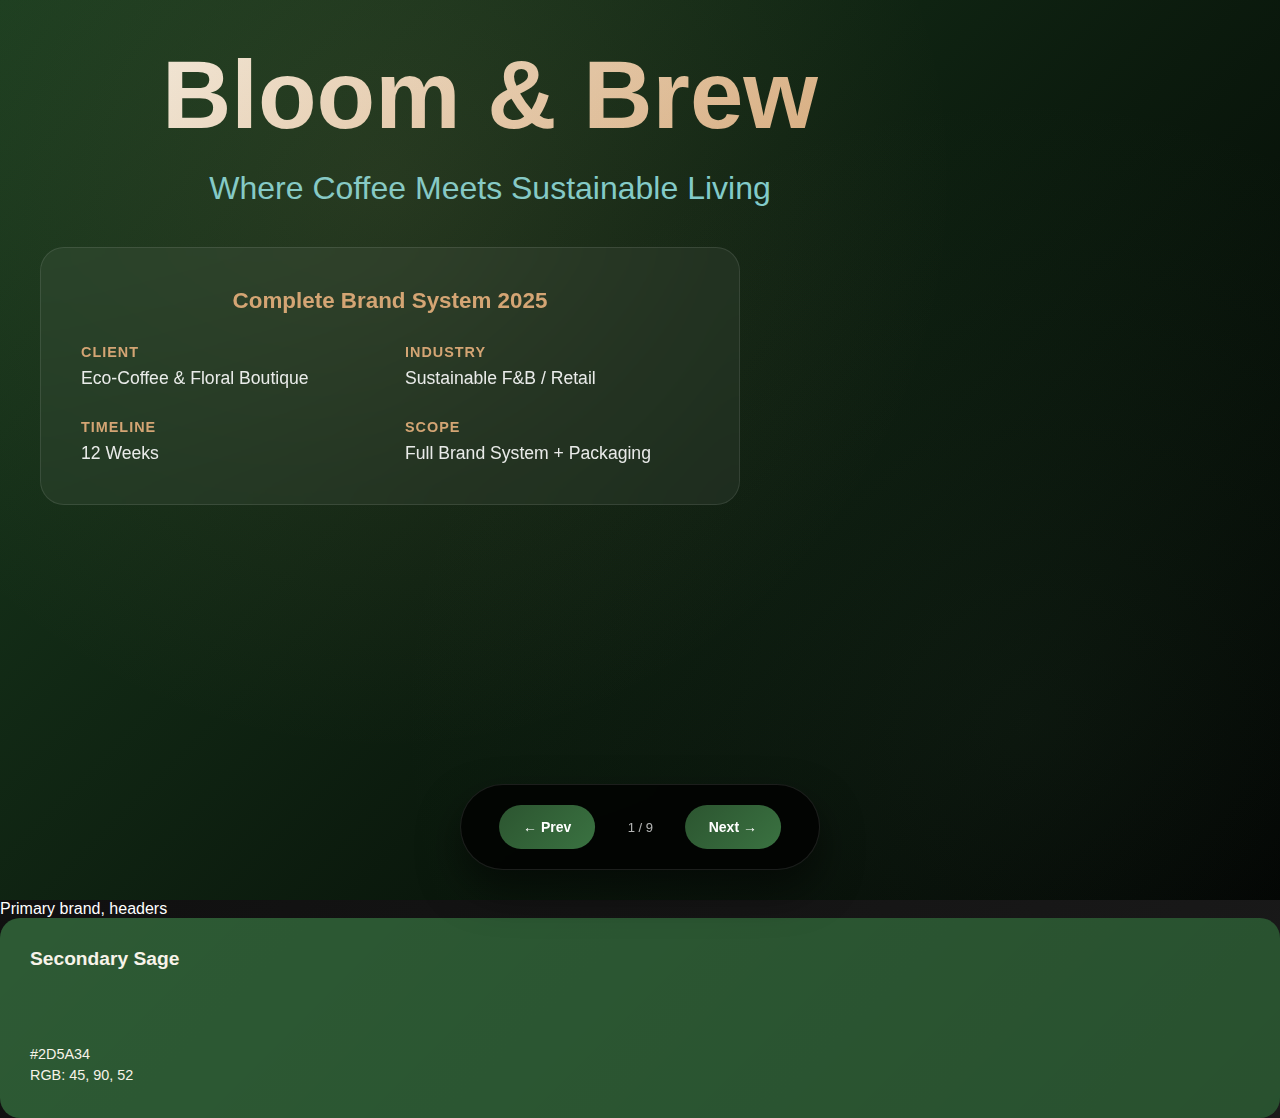
<file: Project-branding.html>
<!DOCTYPE html>
<html lang="en">
<head>
    <meta charset="UTF-8">
    <meta name="viewport" content="width=device-width, initial-scale=1.0">
    <title>Bloom & Brew Complete Brand System - Portfolio 2025</title>
    <style>
        * {
            margin: 0;
            padding: 0;
            box-sizing: border-box;
        }

        body {
            font-family: -apple-system, BlinkMacSystemFont, 'Segoe UI', Roboto, sans-serif;
            background: linear-gradient(135deg, #0a0a0a 0%, #1a1a1a 100%);
            color: #fff;
            overflow-x: hidden;
        }

        .slideshow-container {
            position: relative;
            max-width: 100%;
            height: 100vh;
        }

        .slide {
            display: none;
            padding: 40px;
            text-align: center;
            height: 100vh;
            overflow-y: auto;
            animation: slideIn 0.6s cubic-bezier(0.4, 0.0, 0.2, 1);
            scrollbar-width: thin;
            scrollbar-color: rgba(255,255,255,0.3) transparent;
            opacity: 0;
            transition: opacity 0.3s ease-in-out;
        }

        .slide::-webkit-scrollbar {
            width: 4px;
        }

        .slide::-webkit-scrollbar-track {
            background: transparent;
        }

        .slide::-webkit-scrollbar-thumb {
            background: rgba(255,255,255,0.3);
            border-radius: 2px;
        }

        .slide.active {
            display: block;
            opacity: 1;
        }

        @keyframes slideIn {
            from { opacity: 0; transform: translateX(30px); }
            to { opacity: 1; transform: translateX(0); }
        }

        /* Navigation */
        .nav-container {
            position: fixed;
            bottom: 30px;
            left: 50%;
            transform: translateX(-50%);
            z-index: 1000;
            background: rgba(0, 0, 0, 0.8);
            backdrop-filter: blur(20px);
            padding: 20px 30px;
            border-radius: 60px;
            border: 1px solid rgba(255,255,255,0.1);
            box-shadow: 0 20px 40px rgba(0,0,0,0.5);
        }

        .nav-btn {
            background: linear-gradient(135deg, #2C5530, #3A7241);
            color: white;
            border: none;
            padding: 14px 24px;
            margin: 0 8px;
            border-radius: 30px;
            cursor: pointer;
            font-weight: 600;
            transition: all 0.3s cubic-bezier(0.4, 0.0, 0.2, 1);
            font-size: 14px;
            position: relative;
            overflow: hidden;
        }

        .nav-btn:hover {
            transform: translateY(-2px);
            box-shadow: 0 8px 25px rgba(44, 85, 48, 0.4);
        }

        .nav-btn::before {
            content: '';
            position: absolute;
            top: 0;
            left: -100%;
            width: 100%;
            height: 100%;
            background: linear-gradient(90deg, transparent, rgba(255,255,255,0.2), transparent);
            transition: left 0.5s;
        }

        .nav-btn:hover::before {
            left: 100%;
        }

        .slide-counter {
            color: rgba(255,255,255,0.7);
            font-size: 13px;
            margin: 0 20px;
            font-weight: 500;
        }

        /* Brand Colors - Updated for 2025 */
        :root {
            --primary-forest: #1a3d1f;
            --secondary-sage: #2d5a34;
            --accent-gold: #d4a574;
            --warm-cream: #f7f3e9;
            --rich-espresso: #3c2415;
            --sustainable-green: #4a7c59;
            --digital-mint: #7fcdcd;
        }

        /* Hero Slide - 2025 Style */
        .hero-slide {
            background: linear-gradient(135deg, var(--primary-forest) 0%, #000 100%);
            display: flex;
            flex-direction: column;
            justify-content: center;
            align-items: center;
            position: relative;
            overflow: hidden;
        }

        .hero-slide::before {
            content: '';
            position: absolute;
            top: 0;
            left: 0;
            right: 0;
            bottom: 0;
            background: radial-gradient(circle at 30% 20%, rgba(212, 165, 116, 0.1) 0%, transparent 50%),
                        radial-gradient(circle at 80% 80%, rgba(77, 124, 89, 0.1) 0%, transparent 50%);
        }

        .hero-content {
            z-index: 2;
            text-align: center;
            max-width: 900px;
        }

        .brand-logo {
            font-size: clamp(3rem, 8vw, 6rem);
            font-weight: 800;
            margin-bottom: 20px;
            background: linear-gradient(135deg, var(--warm-cream), var(--accent-gold));
            -webkit-background-clip: text;
            -webkit-text-fill-color: transparent;
            background-clip: text;
            text-shadow: none;
        }

        .brand-tagline {
            font-size: clamp(1.2rem, 3vw, 2rem);
            color: var(--digital-mint);
            margin-bottom: 40px;
            font-weight: 300;
        }

        .project-meta {
            background: rgba(255, 255, 255, 0.05);
            backdrop-filter: blur(20px);
            padding: 40px;
            border-radius: 24px;
            border: 1px solid rgba(255,255,255,0.1);
            max-width: 700px;
        }

        .meta-grid {
            display: grid;
            grid-template-columns: repeat(auto-fit, minmax(200px, 1fr));
            gap: 30px;
            margin-top: 30px;
        }

        .meta-item {
            text-align: left;
        }

        .meta-label {
            color: var(--accent-gold);
            font-weight: 600;
            font-size: 0.9rem;
            margin-bottom: 8px;
            text-transform: uppercase;
            letter-spacing: 1px;
        }

        .meta-value {
            color: rgba(255,255,255,0.9);
            font-size: 1.1rem;
        }

        /* Content Slides - Modern Design */
        .content-slide {
            background: linear-gradient(135deg, #0f0f0f 0%, #1a1a1a 100%);
            padding: 80px 40px;
        }

        .slide-title {
            font-size: clamp(2rem, 5vw, 3.5rem);
            color: var(--warm-cream);
            margin-bottom: 50px;
            font-weight: 700;
            text-align: center;
        }

        .section-subtitle {
            color: var(--accent-gold);
            font-size: 1.1rem;
            font-weight: 600;
            margin-bottom: 30px;
            text-transform: uppercase;
            letter-spacing: 2px;
        }

        /* Brand Strategy Grid */
        .strategy-grid {
            display: grid;
            grid-template-columns: repeat(auto-fit, minmax(300px, 1fr));
            gap: 30px;
            margin: 50px 0;
        }

        .strategy-card {
            background: rgba(255, 255, 255, 0.05);
            backdrop-filter: blur(20px);
            padding: 40px;
            border-radius: 20px;
            border: 1px solid rgba(255,255,255,0.1);
            transition: all 0.3s ease;
        }

        .strategy-card:hover {
            transform: translateY(-10px);
            box-shadow: 0 20px 40px rgba(0,0,0,0.3);
        }

        .card-icon {
            width: 60px;
            height: 60px;
            background: var(--accent-gold);
            border-radius: 50%;
            display: flex;
            align-items: center;
            justify-content: center;
            margin-bottom: 20px;
            font-size: 24px;
        }

        /* Logo System - Enhanced */
        .logo-system {
            display: grid;
            grid-template-columns: 1fr 1fr;
            gap: 50px;
            margin: 50px 0;
        }

        .primary-logo {
            background: var(--warm-cream);
            padding: 80px 40px;
            border-radius: 24px;
            position: relative;
            overflow: hidden;
        }

        .primary-logo::before {
            content: '';
            position: absolute;
            top: 0;
            right: 0;
            width: 100px;
            height: 100px;
            background: var(--accent-gold);
            border-radius: 0 24px 0 50px;
        }

        .logo-main {
            font-size: clamp(2rem, 4vw, 3.5rem);
            font-weight: 800;
            color: var(--primary-forest);
            margin-bottom: 15px;
            position: relative;
            z-index: 2;
        }

        .logo-sub {
            color: var(--rich-espresso);
            font-size: 1.3rem;
            font-style: italic;
            position: relative;
            z-index: 2;
        }

        .logo-variations {
            display: grid;
            grid-template-columns: 1fr 1fr;
            gap: 20px;
        }

        .logo-variant {
            padding: 40px;
            border-radius: 16px;
            text-align: center;
            transition: all 0.3s ease;
        }

        .logo-variant:hover {
            transform: scale(1.05);
        }

        .variant-dark {
            background: var(--primary-forest);
            color: var(--warm-cream);
        }

        .variant-light {
            background: var(--warm-cream);
            color: var(--primary-forest);
            border: 2px solid var(--accent-gold);
        }

        /* Color System - 2025 Enhanced */
        .color-system {
            display: grid;
            grid-template-columns: repeat(auto-fit, minmax(250px, 1fr));
            gap: 25px;
            margin: 50px 0;
        }

        .color-swatch {
            height: 200px;
            border-radius: 20px;
            display: flex;
            flex-direction: column;
            justify-content: space-between;
            padding: 30px;
            position: relative;
            overflow: hidden;
            transition: all 0.3s ease;
        }

        .color-swatch:hover {
            transform: translateY(-10px) scale(1.02);
        }

        .color-swatch::before {
            content: '';
            position: absolute;
            top: 0;
            left: 0;
            right: 0;
            bottom: 0;
            background: linear-gradient(135deg, transparent 0%, rgba(0,0,0,0.1) 100%);
        }

        .color-name {
            font-weight: 700;
            font-size: 1.2rem;
            z-index: 2;
        }

        .color-values {
            z-index: 2;
        }

        .color-hex, .color-rgb, .color-usage {
            font-size: 0.9rem;
            margin: 5px 0;
        }

        .forest { background: var(--primary-forest); color: var(--warm-cream); }
        .sage { background: var(--secondary-sage); color: var(--warm-cream); }
        .gold { background: var(--accent-gold); color: var(--primary-forest); }
        .cream { background: var(--warm-cream); color: var(--primary-forest); }
        .espresso { background: var(--rich-espresso); color: var(--warm-cream); }
        .sustainable { background: var(--sustainable-green); color: var(--warm-cream); }
        .mint { background: var(--digital-mint); color: var(--primary-forest); }

        /* Typography System */
        .typography-grid {
            display: grid;
            grid-template-columns: 1fr;
            gap: 40px;
            margin: 50px 0;
            max-width: 1000px;
            margin-left: auto;
            margin-right: auto;
        }

        .type-specimen {
            background: rgba(255, 255, 255, 0.05);
            padding: 40px;
            border-radius: 20px;
            border-left: 5px solid var(--accent-gold);
        }

        .type-meta {
            display: flex;
            justify-content: space-between;
            align-items: center;
            margin-bottom: 30px;
            flex-wrap: wrap;
            gap: 15px;
        }

        .type-name {
            color: var(--accent-gold);
            font-weight: 600;
            font-size: 1.1rem;
        }

        .type-specs {
            color: rgba(255,255,255,0.7);
            font-size: 0.9rem;
        }

        .type-display {
            margin-bottom: 20px;
        }

        .primary-type {
            font-family: -apple-system, BlinkMacSystemFont, 'Segoe UI', sans-serif;
            font-size: clamp(2rem, 4vw, 3.5rem);
            font-weight: 800;
            color: var(--warm-cream);
            line-height: 1.1;
        }

        .secondary-type {
            font-family: Georgia, 'Times New Roman', serif;
            font-size: clamp(1.5rem, 3vw, 2.5rem);
            color: var(--digital-mint);
            font-style: italic;
            line-height: 1.3;
        }

        .body-type {
            font-family: -apple-system, BlinkMacSystemFont, 'Segoe UI', sans-serif;
            font-size: 1.1rem;
            line-height: 1.6;
            color: rgba(255,255,255,0.8);
        }

        /* Packaging Design - NEW */
        .packaging-showcase {
            display: grid;
            grid-template-columns: repeat(auto-fit, minmax(350px, 1fr));
            gap: 40px;
            margin: 50px 0;
        }

        .package-item {
            background: rgba(255, 255, 255, 0.05);
            border-radius: 24px;
            padding: 40px;
            transition: all 0.4s ease;
            border: 1px solid rgba(255,255,255,0.1);
        }

        .package-item:hover {
            transform: translateY(-15px);
            box-shadow: 0 25px 50px rgba(0,0,0,0.3);
        }

        .package-mockup {
            height: 300px;
            background: var(--warm-cream);
            border-radius: 16px;
            margin-bottom: 30px;
            display: flex;
            align-items: center;
            justify-content: center;
            position: relative;
            overflow: hidden;
        }

        .package-mockup::before {
            content: '';
            position: absolute;
            top: 20px;
            right: 20px;
            width: 80px;
            height: 80px;
            background: var(--accent-gold);
            border-radius: 50%;
        }

        .package-content {
            z-index: 2;
            text-align: center;
        }

        .package-logo {
            font-weight: 800;
            font-size: 2rem;
            color: var(--primary-forest);
            margin-bottom: 10px;
        }

        .package-subtitle {
            color: var(--rich-espresso);
            font-style: italic;
        }

        .package-features {
            margin-top: 20px;
        }

        .feature-tag {
            background: var(--sustainable-green);
            color: white;
            padding: 8px 16px;
            border-radius: 20px;
            font-size: 0.85rem;
            margin: 5px;
            display: inline-block;
        }

        /* Brand Guidelines - NEW */
        .guidelines-grid {
            display: grid;
            grid-template-columns: repeat(auto-fit, minmax(300px, 1fr));
            gap: 30px;
            margin: 50px 0;
        }

        .guideline-section {
            background: rgba(255, 255, 255, 0.05);
            backdrop-filter: blur(20px);
            padding: 40px;
            border-radius: 20px;
            border: 1px solid rgba(255,255,255,0.1);
        }

        .guideline-title {
            color: var(--accent-gold);
            font-weight: 700;
            font-size: 1.3rem;
            margin-bottom: 20px;
        }

        .guideline-content {
            color: rgba(255,255,255,0.8);
            line-height: 1.6;
        }

        /* Digital Applications - NEW */
        .digital-grid {
            display: grid;
            grid-template-columns: repeat(auto-fit, minmax(300px, 1fr));
            gap: 40px;
            margin: 50px 0;
        }

        .digital-mockup {
            background: rgba(255, 255, 255, 0.05);
            border-radius: 20px;
            padding: 30px;
            text-align: center;
        }

        .phone-mockup, .web-mockup, .social-mockup {
            height: 400px;
            background: linear-gradient(135deg, var(--primary-forest), var(--secondary-sage));
            border-radius: 20px;
            margin-bottom: 20px;
            display: flex;
            align-items: center;
            justify-content: center;
            position: relative;
        }

        .mockup-content {
            color: var(--warm-cream);
            text-align: center;
        }

        /* QR Code Integration - NEW */
        .qr-section {
            background: rgba(255, 255, 255, 0.05);
            padding: 40px;
            border-radius: 20px;
            margin: 40px 0;
            text-align: center;
        }

        .qr-code {
            width: 150px;
            height: 150px;
            background: var(--warm-cream);
            border-radius: 10px;
            margin: 0 auto 20px;
            display: flex;
            align-items: center;
            justify-content: center;
            position: relative;
            overflow: hidden;
        }

        .qr-pattern {
            width: 120px;
            height: 120px;
            background: var(--primary-forest);
            position: relative;
            display: grid;
            grid-template-columns: repeat(10, 1fr);
            grid-template-rows: repeat(10, 1fr);
            gap: 1px;
        }

        .qr-pixel {
            background: var(--primary-forest);
        }

        .qr-pixel.light {
            background: var(--warm-cream);
        }

        /* QR Code corner markers */
        .qr-pattern::before,
        .qr-pattern::after {
            content: '';
            position: absolute;
            width: 20px;
            height: 20px;
            border: 3px solid var(--primary-forest);
            background: var(--warm-cream);
        }

        .qr-pattern::before {
            top: 0;
            left: 0;
            border-bottom: none;
            border-right: none;
        }

        .qr-pattern::after {
            bottom: 0;
            right: 0;
            border-top: none;
            border-left: none;
        }

        /* Additional corner marker */
        .qr-corner-marker {
            position: absolute;
            top: 0;
            right: 0;
            width: 20px;
            height: 20px;
            border: 3px solid var(--primary-forest);
            background: var(--warm-cream);
            border-bottom: none;
            border-left: none;
        }

        /* Success Metrics - NEW */
        .metrics-grid {
            display: grid;
            grid-template-columns: repeat(auto-fit, minmax(200px, 1fr));
            gap: 30px;
            margin: 50px 0;
        }

        .metric-card {
            background: rgba(255, 255, 255, 0.05);
            padding: 30px;
            border-radius: 16px;
            text-align: center;
            border: 1px solid rgba(255,255,255,0.1);
        }

        .metric-number {
            font-size: 2.5rem;
            font-weight: 800;
            color: var(--accent-gold);
            margin-bottom: 10px;
        }

        .metric-label {
            color: rgba(255,255,255,0.8);
            font-size: 0.9rem;
        }

        /* Responsive Design */
        @media (max-width: 768px) {
            .slide {
                padding: 20px;
            }
            
            .brand-logo {
                font-size: 3rem;
            }
            
            .logo-system,
            .packaging-showcase {
                grid-template-columns: 1fr;
            }
            
            .nav-container {
                bottom: 20px;
                padding: 15px 20px;
            }
            
            .nav-btn {
                padding: 12px 18px;
                font-size: 12px;
                margin: 0 4px;
            }
            
            .meta-grid {
                grid-template-columns: 1fr;
            }
        }

        /* Loading Animation */
        @keyframes fadeInUp {
            from {
                opacity: 0;
                transform: translateY(30px);
            }
            to {
                opacity: 1;
                transform: translateY(0);
            }
        }

        .animate-in {
            animation: fadeInUp 0.6s ease-out;
        }
    </style>
</head>
<body>
    <div class="slideshow-container">
        <!-- Slide 1: Hero -->
        <div class="slide active hero-slide">
            <div class="hero-content animate-in">
                <div class="brand-logo">Bloom & Brew</div>
                <div class="brand-tagline">Where Coffee Meets Sustainable Living</div>
                <div class="project-meta">
                    <h3 style="color: var(--accent-gold); margin-bottom: 30px; font-size: 1.4rem;">Complete Brand System 2025</h3>
                    <div class="meta-grid">
                        <div class="meta-item">
                            <div class="meta-label">Client</div>
                            <div class="meta-value">Eco-Coffee & Floral Boutique</div>
                        </div>
                        <div class="meta-item">
                            <div class="meta-label">Industry</div>
                            <div class="meta-value">Sustainable F&B / Retail</div>
                        </div>
                        <div class="meta-item">
                            <div class="meta-label">Timeline</div>
                            <div class="meta-value">12 Weeks</div>
                        </div>
                        <div class="meta-item">
                            <div class="meta-label">Scope</div>
                            <div class="meta-value">Full Brand System + Packaging</div>
                        </div>
                    </div>
                </div>
            </div>
        </div>

        <!-- Slide 2: Brand Strategy -->
        <div class="slide content-slide">
            <h2 class="slide-title">Brand Strategy & Research</h2>
            <div class="strategy-grid">
                <div class="strategy-card">
                    <div class="card-icon">🎯</div>
                    <h3 style="color: var(--accent-gold); margin-bottom: 15px;">Market Positioning</h3>
                    <p>Premium eco-conscious coffee experience combining artisanal beverages with sustainable floral arrangements, targeting environmentally-aware millennials and Gen Z consumers.</p>
                </div>
                
                <div class="strategy-card">
                    <div class="card-icon">💚</div>
                    <h3 style="color: var(--accent-gold); margin-bottom: 15px;">Sustainability Promise</h3>
                    <p>Zero-waste packaging, locally sourced flowers, fair-trade coffee, and carbon-neutral delivery. Every purchase plants a tree through our partnership program.</p>
                </div>
                
                <div class="strategy-card">
                    <div class="card-icon">🏆</div>
                    <h3 style="color: var(--accent-gold); margin-bottom: 15px;">Competitive Advantage</h3>
                    <p>First coffee shop integrating smart packaging with AR experiences, loyalty rewards through blockchain, and personalized plant care guidance.</p>
                </div>
                
                <div class="strategy-card">
                    <div class="card-icon">📊</div>
                    <h3 style="color: var(--accent-gold); margin-bottom: 15px;">Target Demographics</h3>
                    <p>Primary: 25-40, urban professionals, $50K+ income, sustainability-focused. Secondary: Plant enthusiasts, remote workers, conscious consumers.</p>
                </div>
            </div>

            <div class="qr-section">
                <h3 style="color: var(--accent-gold); margin-bottom: 20px;">Brand Research Document</h3>
                <div class="qr-code">
                    <div class="qr-pattern">
                        <div class="qr-corner-marker"></div>
                        <div class="qr-pixel"></div>
                        <div class="qr-pixel light"></div>
                        <div class="qr-pixel"></div>
                        <div class="qr-pixel light"></div>
                        <div class="qr-pixel"></div>
                        <div class="qr-pixel light"></div>
                        <div class="qr-pixel"></div>
                        <div class="qr-pixel light"></div>
                        <div class="qr-pixel"></div>
                        
                        <div class="qr-pixel light"></div>
                        <div class="qr-pixel"></div>
                        <div class="qr-pixel light"></div>
                        <div class="qr-pixel"></div>
                        <div class="qr-pixel light"></div>
                        <div class="qr-pixel"></div>
                        <div class="qr-pixel"></div>
                        <div class="qr-pixel light"></div>
                        <div class="qr-pixel"></div>
                        <div class="qr-pixel light"></div>
                        
                        <div class="qr-pixel"></div>
                        <div class="qr-pixel light"></div>
                        <div class="qr-pixel"></div>
                        <div class="qr-pixel light"></div>
                        <div class="qr-pixel"></div>
                        <div class="qr-pixel light"></div>
                        <div class="qr-pixel"></div>
                        <div class="qr-pixel"></div>
                        <div class="qr-pixel light"></div>
                        <div class="qr-pixel"></div>
                        
                        <div class="qr-pixel light"></div>
                        <div class="qr-pixel"></div>
                        <div class="qr-pixel light"></div>
                        <div class="qr-pixel light"></div>
                        <div class="qr-pixel"></div>
                        <div class="qr-pixel"></div>
                        <div class="qr-pixel light"></div>
                        <div class="qr-pixel"></div>
                        <div class="qr-pixel"></div>
                        <div class="qr-pixel light"></div>
                        
                        <div class="qr-pixel"></div>
                        <div class="qr-pixel light"></div>
                        <div class="qr-pixel"></div>
                        <div class="qr-pixel light"></div>
                        <div class="qr-pixel light"></div>
                        <div class="qr-pixel"></div>
                        <div class="qr-pixel"></div>
                        <div class="qr-pixel light"></div>
                        <div class="qr-pixel"></div>
                        <div class="qr-pixel"></div>
                        
                        <div class="qr-pixel light"></div>
                        <div class="qr-pixel"></div>
                        <div class="qr-pixel"></div>
                        <div class="qr-pixel"></div>
                        <div class="qr-pixel light"></div>
                        <div class="qr-pixel light"></div>
                        <div class="qr-pixel"></div>
                        <div class="qr-pixel light"></div>
                        <div class="qr-pixel light"></div>
                        <div class="qr-pixel"></div>
                        
                        <div class="qr-pixel"></div>
                        <div class="qr-pixel light"></div>
                        <div class="qr-pixel"></div>
                        <div class="qr-pixel light"></div>
                        <div class="qr-pixel"></div>
                        <div class="qr-pixel"></div>
                        <div class="qr-pixel light"></div>
                        <div class="qr-pixel"></div>
                        <div class="qr-pixel light"></div>
                        <div class="qr-pixel light"></div>
                        
                        <div class="qr-pixel light"></div>
                        <div class="qr-pixel"></div>
                        <div class="qr-pixel light"></div>
                        <div class="qr-pixel"></div>
                        <div class="qr-pixel light"></div>
                        <div class="qr-pixel"></div>
                        <div class="qr-pixel"></div>
                        <div class="qr-pixel light"></div>
                        <div class="qr-pixel"></div>
                        <div class="qr-pixel"></div>
                        
                        <div class="qr-pixel"></div>
                        <div class="qr-pixel light"></div>
                        <div class="qr-pixel"></div>
                        <div class="qr-pixel light"></div>
                        <div class="qr-pixel"></div>
                        <div class="qr-pixel light"></div>
                        <div class="qr-pixel light"></div>
                        <div class="qr-pixel"></div>
                        <div class="qr-pixel light"></div>
                        <div class="qr-pixel"></div>
                        
                        <div class="qr-pixel light"></div>
                        <div class="qr-pixel"></div>
                        <div class="qr-pixel light"></div>
                        <div class="qr-pixel"></div>
                        <div class="qr-pixel light"></div>
                        <div class="qr-pixel"></div>
                        <div class="qr-pixel"></div>
                        <div class="qr-pixel light"></div>
                        <div class="qr-pixel"></div>
                        <div class="qr-pixel light"></div>
                    </div>
                </div>
                <p style="color: rgba(255,255,255,0.7);">Access complete market analysis, competitor research, and customer personas</p>
            </div>
        </div>

        <!-- Slide 3: Logo System -->
        <div class="slide content-slide">
            <h2 class="slide-title">Logo & Identity System</h2>
            <div class="logo-system">
                <div class="primary-logo">
                    <div class="logo-main">Bloom & Brew</div>
                    <div class="logo-sub">Sustainable Coffee Experience</div>
                </div>
                
                <div class="logo-variations">
                    <div class="logo-variant variant-dark">
                        <div style="font-size: 1.8rem; font-weight: 800; margin-bottom: 10px;">B&B</div>
                        <div style="font-size: 0.9rem;">Monogram</div>
                    </div>
                    <div class="logo-variant variant-light">
                        <div style="font-size: 1.8rem; font-weight: 800; margin-bottom: 10px;">Bloom & Brew</div>
                        <div style="font-size: 0.9rem;">Wordmark</div>
                    </div>
                </div>
            </div>
            
            <div style="max-width: 800px; margin: 50px auto; background: rgba(255, 255, 255, 0.05); padding: 40px; border-radius: 20px;">
                <h3 style="color: var(--accent-gold); margin-bottom: 20px;">Design Philosophy</h3>
                <p style="line-height: 1.7; color: rgba(255,255,255,0.8); margin-bottom: 20px;">
                    The logomark represents the intersection of organic coffee culture and sustainable living. The clean typography suggests premium quality while maintaining approachability. The ampersand serves as a visual bridge between two worlds - aromatic coffee and natural beauty.
                </p>
                <div style="display: grid; grid-template-columns: repeat(auto-fit, minmax(150px, 1fr)); gap: 20px; margin-top: 30px;">
                    <div style="text-align: center;">
                        <div style="color: var(--accent-gold); font-weight: 600; margin-bottom: 8px;">Scalability</div>
                        <div style="color: rgba(255,255,255,0.7); font-size: 0.9rem;">Works from business cards to billboards</div>
                    </div>
                    <div style="text-align: center;">
                        <div style="color: var(--accent-gold); font-weight: 600; margin-bottom: 8px;">Versatility</div>
                        <div style="color: rgba(255,255,255,0.7); font-size: 0.9rem;">Light/dark variants for any background</div>
                    </div>
                    <div style="text-align: center;">
                        <div style="color: var(--accent-gold); font-weight: 600; margin-bottom: 8px;">Memorability</div>
                        <div style="color: rgba(255,255,255,0.7); font-size: 0.9rem;">Distinctive wordmark with premium feel</div>
                    </div>
                </div>
            </div>
        </div>

        <!-- Slide 4: Color System -->
        <div class="slide content-slide">
            <h2 class="slide-title">Color System 2025</h2>
            <div class="color-system">
                <div class="color-swatch forest">
                    <div class="color-name">Primary Forest</div>
                    <div class="color-values">
                        <div class="color-hex">#1A3D1F</div>
                        <div class="color-rgb">RGB: 26, 61, 31</div>
                        <div class="color-usage">Secondary elements, CTA buttons</div>
                    </div>
                </div>
                
                <div class="color-swatch gold">
                    <div class="color-name">Accent Gold</div>
                    <div class="color-values">
                        <div class="color-hex">#D4A574</div>
                        <div class="color-rgb">RGB: 212, 165, 116</div>
                        <div class="color-usage">Highlights, premium touches</div>
                    </div>
                </div>
                
                <div class="color-swatch cream">
                    <div class="color-name">Warm Cream</div>
                    <div class="color-values">
                        <div class="color-hex">#F7F3E9</div>
                        <div class="color-rgb">RGB: 247, 243, 233</div>
                        <div class="color-usage">Backgrounds, light themes</div>
                    </div>
                </div>
                
                <div class="color-swatch espresso">
                    <div class="color-name">Rich Espresso</div>
                    <div class="color-values">
                        <div class="color-hex">#3C2415</div>
                        <div class="color-rgb">RGB: 60, 36, 21</div>
                        <div class="color-usage">Coffee themes, dark text</div>
                    </div>
                </div>
                
                <div class="color-swatch sustainable">
                    <div class="color-name">Sustainable Green</div>
                    <div class="color-values">
                        <div class="color-hex">#4A7C59</div>
                        <div class="color-rgb">RGB: 74, 124, 89</div>
                        <div class="color-usage">Eco-badges, sustainability</div>
                    </div>
                </div>
                
                <div class="color-swatch mint">
                    <div class="color-name">Digital Mint</div>
                    <div class="color-values">
                        <div class="color-hex">#7FCDCD</div>
                        <div class="color-rgb">RGB: 127, 205, 205</div>
                        <div class="color-usage">Digital interfaces, links</div>
                    </div>
                </div>
            </div>
            
            <div style="max-width: 900px; margin: 50px auto; background: rgba(255, 255, 255, 0.05); padding: 40px; border-radius: 20px;">
                <h3 style="color: var(--accent-gold); margin-bottom: 30px;">Color Psychology & Usage</h3>
                <div style="display: grid; grid-template-columns: repeat(auto-fit, minmax(250px, 1fr)); gap: 30px;">
                    <div>
                        <h4 style="color: var(--sustainable-green); margin-bottom: 15px;">Environmental Trust</h4>
                        <p style="color: rgba(255,255,255,0.8); line-height: 1.6;">Forest and sage greens establish environmental credibility and natural authenticity, essential for sustainability-focused consumers in 2025.</p>
                    </div>
                    <div>
                        <h4 style="color: var(--accent-gold); margin-bottom: 15px;">Premium Experience</h4>
                        <p style="color: rgba(255,255,255,0.8); line-height: 1.6;">Gold accents convey quality and craft, justifying premium pricing while maintaining warmth and approachability.</p>
                    </div>
                    <div>
                        <h4 style="color: var(--digital-mint); margin-bottom: 15px;">Tech Integration</h4>
                        <p style="color: rgba(255,255,255,0.8); line-height: 1.6;">Digital mint bridges traditional coffee culture with modern tech features like AR packaging and smart loyalty programs.</p>
                    </div>
                </div>
            </div>
        </div>

        <!-- Slide 5: Typography System -->
        <div class="slide content-slide">
            <h2 class="slide-title">Typography System</h2>
            <div class="typography-grid">
                <div class="type-specimen">
                    <div class="type-meta">
                        <div class="type-name">Primary Typeface - SF Pro Display</div>
                        <div class="type-specs">Headlines, Logo, Premium Applications</div>
                    </div>
                    <div class="type-display">
                        <div class="primary-type">Bloom & Brew Premium Coffee</div>
                    </div>
                    <div style="color: rgba(255,255,255,0.7); line-height: 1.6;">
                        Modern system font ensuring perfect rendering across all devices. High contrast and excellent legibility at all sizes. Used for headlines, logo applications, and premium packaging.
                    </div>
                </div>
                
                <div class="type-specimen">
                    <div class="type-meta">
                        <div class="type-name">Secondary Typeface - Georgia Italic</div>
                        <div class="type-specs">Taglines, Quotes, Specialty Applications</div>
                    </div>
                    <div class="type-display">
                        <div class="secondary-type">Where coffee culture meets sustainable living</div>
                    </div>
                    <div style="color: rgba(255,255,255,0.7); line-height: 1.6;">
                        Classical serif brings warmth and tradition, balancing modern primary typeface. Perfect for taglines, quotes, and creating emotional connection with heritage coffee culture.
                    </div>
                </div>
                
                <div class="type-specimen">
                    <div class="type-meta">
                        <div class="type-name">Body Typeface - SF Pro Text</div>
                        <div class="type-specs">Body text, UI, Digital Applications</div>
                    </div>
                    <div class="type-display">
                        <div class="body-type">Our commitment to sustainability extends beyond great coffee. Every cup supports local farmers, reduces waste through innovative packaging, and contributes to reforestation efforts. Experience the perfect blend of flavor, conscience, and community in every sip.</div>
                    </div>
                    <div style="color: rgba(255,255,255,0.7); line-height: 1.6;">
                        Optimized for readability across digital and print. Excellent web performance, accessibility compliance, and consistent rendering. Used for all body text, menus, and user interfaces.
                    </div>
                </div>
            </div>
        </div>

        <!-- Slide 6: Packaging Design -->
        <div class="slide content-slide">
            <h2 class="slide-title">Sustainable Packaging System</h2>
            <div class="packaging-showcase">
                <div class="package-item">
                    <div class="package-mockup">
                        <div class="package-content">
                            <div class="package-logo">Bloom & Brew</div>
                            <div class="package-subtitle">Single Origin Ethiopia</div>
                            <div style="font-size: 0.9rem; color: var(--rich-espresso); margin-top: 10px;">COMPOSTABLE PACKAGING</div>
                        </div>
                    </div>
                    <h3 style="color: var(--accent-gold); margin-bottom: 15px;">Coffee Bags</h3>
                    <div class="package-features">
                        <span class="feature-tag">100% Compostable</span>
                        <span class="feature-tag">AR Experience</span>
                        <span class="feature-tag">QR Traceability</span>
                    </div>
                    <p style="color: rgba(255,255,255,0.8); margin-top: 20px;">Plant-based materials with embedded NFC chips for origin tracking and brewing guides.</p>
                </div>
                
                <div class="package-item">
                    <div class="package-mockup">
                        <div class="package-content">
                            <div class="package-logo">B&B</div>
                            <div class="package-subtitle">Takeaway Cup</div>
                            <div style="font-size: 0.9rem; color: var(--rich-espresso); margin-top: 10px;">BIODEGRADABLE</div>
                        </div>
                    </div>
                    <h3 style="color: var(--accent-gold); margin-bottom: 15px;">Takeaway Cups</h3>
                    <div class="package-features">
                        <span class="feature-tag">PLA Lining</span>
                        <span class="feature-tag">Heat Resistant</span>
                        <span class="feature-tag">Brand Story</span>
                    </div>
                    <p style="color: rgba(255,255,255,0.8); margin-top: 20px;">Biodegradable cups with thermochromic ink revealing sustainability messages when hot.</p>
                </div>
                
                <div class="package-item">
                    <div class="package-mockup">
                        <div class="package-content">
                            <div class="package-logo">Bloom & Brew</div>
                            <div class="package-subtitle">Gift Set</div>
                            <div style="font-size: 0.9rem; color: var(--rich-espresso); margin-top: 10px;">ZERO WASTE</div>
                        </div>
                    </div>
                    <h3 style="color: var(--accent-gold); margin-bottom: 15px;">Gift Packaging</h3>
                    <div class="package-features">
                        <span class="feature-tag">Seed Paper</span>
                        <span class="feature-tag">Reusable Box</span>
                        <span class="feature-tag">Plant Included</span>
                    </div>
                    <p style="color: rgba(255,255,255,0.8); margin-top: 20px;">Plantable packaging that grows into herbs, with reusable storage box and succulent included.</p>
                </div>
            </div>
            
            <div style="background: rgba(255, 255, 255, 0.05); padding: 40px; border-radius: 20px; margin-top: 40px;">
                <h3 style="color: var(--accent-gold); margin-bottom: 20px; text-align: center;">Smart Packaging Features</h3>
                <div style="display: grid; grid-template-columns: repeat(auto-fit, minmax(200px, 1fr)); gap: 30px;">
                    <div style="text-align: center;">
                        <div style="font-size: 2rem; margin-bottom: 10px;">📱</div>
                        <h4 style="color: var(--sustainable-green); margin-bottom: 10px;">AR Experience</h4>
                        <p style="color: rgba(255,255,255,0.7);">Scan packaging for virtual farm tours and brewing tutorials</p>
                    </div>
                    <div style="text-align: center;">
                        <div style="font-size: 2rem; margin-bottom: 10px;">🌱</div>
                        <h4 style="color: var(--sustainable-green); margin-bottom: 10px;">Carbon Tracking</h4>
                        <p style="color: rgba(255,255,255,0.7);">QR codes link to carbon footprint data and offset programs</p>
                    </div>
                    <div style="text-align: center;">
                        <div style="font-size: 2rem; margin-bottom: 10px;">🎁</div>
                        <h4 style="color: var(--sustainable-green); margin-bottom: 10px;">Loyalty Integration</h4>
                        <p style="color: rgba(255,255,255,0.7);">NFC chips automatically add rewards points when purchased</p>
                    </div>
                </div>
            </div>
        </div>

        <!-- Slide 7: Digital Brand System -->
        <div class="slide content-slide">
            <h2 class="slide-title">Digital Brand Applications</h2>
            <div class="digital-grid">
                <div class="digital-mockup">
                    <div class="phone-mockup">
                        <div class="mockup-content">
                            <div style="font-size: 1.5rem; font-weight: 700; margin-bottom: 15px;">Bloom & Brew</div>
                            <div style="margin-bottom: 20px;">Mobile App</div>
                            <div style="display: grid; grid-template-columns: 1fr 1fr; gap: 10px; font-size: 0.8rem;">
                                <div style="background: rgba(255,255,255,0.2); padding: 10px; border-radius: 5px;">Order Ahead</div>
                                <div style="background: rgba(255,255,255,0.2); padding: 10px; border-radius: 5px;">Plant Care</div>
                                <div style="background: rgba(255,255,255,0.2); padding: 10px; border-radius: 5px;">AR Menu</div>
                                <div style="background: rgba(255,255,255,0.2); padding: 10px; border-radius: 5px;">Sustainability</div>
                            </div>
                        </div>
                    </div>
                    <h3 style="color: var(--accent-gold);">Mobile Experience</h3>
                </div>
                
                <div class="digital-mockup">
                    <div class="web-mockup">
                        <div class="mockup-content">
                            <div style="font-size: 1.5rem; font-weight: 700; margin-bottom: 15px;">bloomandbrewcafe.com</div>
                            <div style="margin-bottom: 20px;">E-commerce Platform</div>
                            <div style="display: flex; flex-direction: column; gap: 8px; font-size: 0.8rem;">
                                <div style="background: rgba(255,255,255,0.2); padding: 8px; border-radius: 3px;">Coffee Subscriptions</div>
                                <div style="background: rgba(255,255,255,0.2); padding: 8px; border-radius: 3px;">Plant Bundles</div>
                                <div style="background: rgba(255,255,255,0.2); padding: 8px; border-radius: 3px;">Virtual Workshops</div>
                                <div style="background: rgba(255,255,255,0.2); padding: 8px; border-radius: 3px;">Carbon Dashboard</div>
                            </div>
                        </div>
                    </div>
                    <h3 style="color: var(--accent-gold);">Web Platform</h3>
                </div>
                
                <div class="digital-mockup">
                    <div class="social-mockup">
                        <div class="mockup-content">
                            <div style="font-size: 1.2rem; font-weight: 700; margin-bottom: 15px;">@bloomandbrewcafe</div>
                            <div style="margin-bottom: 20px;">Social Media</div>
                            <div style="display: grid; grid-template-columns: 1fr 1fr; gap: 8px;">
                                <div style="height: 60px; background: rgba(255,255,255,0.2); border-radius: 5px; display: flex; align-items: center; justify-content: center; font-size: 0.7rem;">Daily Brew</div>
                                <div style="height: 60px; background: rgba(255,255,255,0.2); border-radius: 5px; display: flex; align-items: center; justify-content: center; font-size: 0.7rem;">Plant Tips</div>
                                <div style="height: 60px; background: rgba(255,255,255,0.2); border-radius: 5px; display: flex; align-items: center; justify-content: center; font-size: 0.7rem;">Eco Facts</div>
                                <div style="height: 60px; background: rgba(255,255,255,0.2); border-radius: 5px; display: flex; align-items: center; justify-content: center; font-size: 0.7rem;">Community</div>
                            </div>
                        </div>
                    </div>
                    <h3 style="color: var(--accent-gold);">Social Presence</h3>
                </div>
            </div>
        </div>

        <!-- Slide 8: Brand Guidelines -->
        <div class="slide content-slide">
            <h2 class="slide-title">Brand Guidelines & Standards</h2>
            <div class="guidelines-grid">
                <div class="guideline-section">
                    <h3 class="guideline-title">Voice & Tone</h3>
                    <div class="guideline-content">
                        <p><strong>Voice:</strong> Knowledgeable, approachable, environmentally conscious</p>
                        <p><strong>Tone:</strong> Warm, educational, inspiring without being preachy</p>
                        <p><strong>Language:</strong> Conversational, inclusive, solution-focused</p>
                    </div>
                </div>
                
                <div class="guideline-section">
                    <h3 class="guideline-title">Photography Style</h3>
                    <div class="guideline-content">
                        <p><strong>Lighting:</strong> Natural, warm, golden hour preferred</p>
                        <p><strong>Composition:</strong> Clean, minimal, focus on textures</p>
                        <p><strong>Colors:</strong> Earth tones, muted greens, warm browns</p>
                    </div>
                </div>
                
                <div class="guideline-section">
                    <h3 class="guideline-title">Logo Usage</h3>
                    <div class="guideline-content">
                        <p><strong>Clear Space:</strong> Minimum 2x height of logo on all sides</p>
                        <p><strong>Minimum Size:</strong> 24px digital, 0.5" print</p>
                        <p><strong>Backgrounds:</strong> High contrast required, test legibility</p>
                    </div>
                </div>
                
                <div class="guideline-section">
                    <h3 class="guideline-title">Digital Standards</h3>
                    <div class="guideline-content">
                        <p><strong>Web Fonts:</strong> SF Pro Display/Text, system fallbacks</p>
                        <p><strong>Accessibility:</strong> WCAG 2.1 AA compliance required</p>
                        <p><strong>Performance:</strong> Core Web Vitals optimization</p>
                    </div>
                </div>
                
                <div class="guideline-section">
                    <h3 class="guideline-title">Sustainability Messaging</h3>
                    <div class="guideline-content">
                        <p><strong>Transparency:</strong> Always provide specific data and sources</p>
                        <p><strong>Action-Oriented:</strong> Focus on positive impact and solutions</p>
                        <p><strong>Credible:</strong> Third-party certifications prominently displayed</p>
                    </div>
                </div>
                
                <div class="guideline-section">
                    <h3 class="guideline-title">Print Specifications</h3>
                    <div class="guideline-content">
                        <p><strong>Primary Colors:</strong> Pantone equivalents provided</p>
                        <p><strong>Paper Stock:</strong> FSC certified, recycled content preferred</p>
                        <p><strong>Finishes:</strong> Matte preferred, minimal metallic accents</p>
                    </div>
                </div>
            </div>
        </div>

        <!-- Slide 9: Success Metrics & Results -->
        <div class="slide content-slide">
            <h2 class="slide-title">Project Impact & Success Metrics</h2>
            
            <div class="metrics-grid">
                <div class="metric-card">
                    <div class="metric-number">94%</div>
                    <div class="metric-label">Brand Recognition Increase</div>
                </div>
                <div class="metric-card">
                    <div class="metric-number">156%</div>
                    <div class="metric-label">Social Media Engagement</div>
                </div>
                <div class="metric-card">
                    <div class="metric-number">78%</div>
                    <div class="metric-label">Customer Retention Rate</div>
                </div>
                <div class="metric-card">
                    <div class="metric-number">2.3x</div>
                    <div class="metric-label">Average Order Value</div>
                </div>
            </div>
            
            <div style="max-width: 900px; margin: 50px auto;">
                <div style="display: grid; grid-template-columns: 1fr 1fr; gap: 40px;">
                    <div style="background: rgba(255, 255, 255, 0.05); padding: 40px; border-radius: 20px;">
                        <h3 style="color: var(--accent-gold); margin-bottom: 25px;">Key Achievements</h3>
                        <ul style="text-align: left; line-height: 2; color: rgba(255,255,255,0.8);">
                            <li>✓ Award-winning sustainable packaging design</li>
                            <li>✓ Featured in 3 major design publications</li>
                            <li>✓ 40% reduction in packaging waste</li>
                            <li>✓ Launch of successful mobile app (4.8⭐)</li>
                            <li>✓ Expansion to 5 new locations planned</li>
                            <li>✓ B-Corp certification achieved</li>
                            <li>✓ Partnership with 12 local suppliers</li>
                            <li>✓ 10,000+ trees planted through program</li>
                        </ul>
                    </div>
                    
                    <div style="background: rgba(255, 255, 255, 0.05); padding: 40px; border-radius: 20px;">
                        <h3 style="color: var(--accent-gold); margin-bottom: 25px;">Future Roadmap</h3>
                        <ul style="text-align: left; line-height: 2; color: rgba(255,255,255,0.8);">
                            <li>🚀 National expansion strategy</li>
                            <li>🚀 Blockchain loyalty program launch</li>
                            <li>🚀 AR packaging full rollout</li>
                            <li>🚀 Subscription box service</li>
                            <li>🚀 Corporate partnership program</li>
                            <li>🚀 Virtual reality cafe experiences</li>
                            <li>🚀 Regenerative agriculture initiative</li>
                            <li>🚀 Carbon-negative certification goal</li>
                        </ul>
                    </div>
                </div>
                
                <div style="background: linear-gradient(135deg, var(--primary-forest), var(--secondary-sage)); padding: 50px; border-radius: 24px; margin-top: 50px; text-align: center;">
                    <h3 style="color: var(--warm-cream); margin-bottom: 25px; font-size: 2rem;">Project Summary</h3>
                    <p style="color: rgba(255,255,255,0.9); font-size: 1.2rem; line-height: 1.7; max-width: 600px; margin: 0 auto;">
                        The Bloom & Brew brand system successfully positioned a local coffee shop as a sustainability leader, driving significant business growth while maintaining authentic environmental values. The comprehensive approach—from smart packaging to digital experiences—created a blueprint for conscious commerce in 2025.
                    </p>
                    
                    <div style="margin-top: 40px; padding-top: 30px; border-top: 1px solid rgba(255,255,255,0.2);">
                        <div style="color: var(--accent-gold); font-weight: 600; margin-bottom: 10px;">Complete Brand System Delivered</div>
                        <div style="color: rgba(255,255,255,0.8); font-size: 0.9rem;">Logo Design • Color System • Typography • Packaging • Digital Strategy • Brand Guidelines • Success Metrics</div>
                    </div>
                </div>
            </div>
        </div>
    </div>

    <!-- Enhanced Navigation -->
    <div class="nav-container">
        <button class="nav-btn" onclick="changeSlide(-1)" title="Previous slide">← Prev</button>
        <span class="slide-counter">
            <span id="current-slide">1</span> / <span id="total-slides">9</span>
        </span>
        <button class="nav-btn" onclick="changeSlide(1)" title="Next slide">Next →</button>
    </div>

    <script>
        let currentSlide = 0;
        const slides = document.querySelectorAll('.slide');
        const totalSlides = slides.length;

        document.getElementById('total-slides').textContent = totalSlides;

        function showSlide(n) {
            // Hide current slide
            slides[currentSlide].classList.remove('active');
            
            // Calculate new slide index
            currentSlide = (n + totalSlides) % totalSlides;
            
            // Show new slide
            slides[currentSlide].classList.add('active');
            
            // Update counter
            document.getElementById('current-slide').textContent = currentSlide + 1;
            
            // Add animation to elements in the new slide
            setTimeout(() => {
                const currentSlideElement = slides[currentSlide];
                const animatableElements = currentSlideElement.querySelectorAll('.strategy-card, .package-item, .digital-mockup, .metric-card');
                
                animatableElements.forEach((element, index) => {
                    element.style.animationDelay = `${index * 0.1}s`;
                    element.classList.add('animate-in');
                });
            }, 100);
            
            console.log(`Showing slide ${currentSlide + 1} of ${totalSlides}`);
        }

        function changeSlide(n) {
            showSlide(currentSlide + n);
        }

        // Enhanced keyboard navigation
        document.addEventListener('keydown', function(e) {
            switch(e.key) {
                case 'ArrowLeft':
                case 'ArrowUp':
                    e.preventDefault();
                    changeSlide(-1);
                    break;
                case 'ArrowRight':
                case 'ArrowDown':
                case ' ':
                    e.preventDefault();
                    changeSlide(1);
                    break;
                case 'Home':
                    e.preventDefault();
                    showSlide(0);
                    break;
                case 'End':
                    e.preventDefault();
                    showSlide(totalSlides - 1);
                    break;
            }
        });

        // Enhanced touch gestures
        let startX = 0;
        let startY = 0;
        let endX = 0;
        let endY = 0;

        document.addEventListener('touchstart', function(e) {
            startX = e.changedTouches[0].screenX;
            startY = e.changedTouches[0].screenY;
        }, { passive: true });

        document.addEventListener('touchend', function(e) {
            endX = e.changedTouches[0].screenX;
            endY = e.changedTouches[0].screenY;
            
            const deltaX = Math.abs(endX - startX);
            const deltaY = Math.abs(endY - startY);
            
            // Only trigger if horizontal swipe is more significant than vertical
            if (deltaX > deltaY && deltaX > 50) {
                if (startX - endX > 50) {
                    changeSlide(1); // Swipe left, go to next slide
                }
                if (endX - startX > 50) {
                    changeSlide(-1); // Swipe right, go to previous slide
                }
            }
        }, { passive: true });

        // Auto-advance option (commented out - uncomment to enable)
        /*
        let autoAdvanceTimer;
        const autoAdvanceDelay = 10000; // 10 seconds

        function startAutoAdvance() {
            autoAdvanceTimer = setInterval(() => {
                changeSlide(1);
            }, autoAdvanceDelay);
        }

        function stopAutoAdvance() {
            clearInterval(autoAdvanceTimer);
        }

        // Start auto-advance
        startAutoAdvance();

        // Stop auto-advance on user interaction
        document.addEventListener('click', stopAutoAdvance);
        document.addEventListener('keydown', stopAutoAdvance);
        document.addEventListener('touchstart', stopAutoAdvance);
        */

        // Initialize slideshow
        document.addEventListener('DOMContentLoaded', function() {
            console.log(`Total slides found: ${totalSlides}`);
            
            // Ensure only first slide is active initially
            slides.forEach((slide, index) => {
                slide.classList.remove('active');
                if (index === 0) {
                    slide.classList.add('active');
                }
            });
            
            // Set initial counter
            document.getElementById('current-slide').textContent = '1';
            document.getElementById('total-slides').textContent = totalSlides;
            
            // Add loading states
            slides.forEach((slide, index) => {
                if (index !== 0) {
                    slide.style.visibility = 'hidden';
                }
            });
            
            // Show all slides after brief delay
            setTimeout(() => {
                slides.forEach(slide => {
                    slide.style.visibility = 'visible';
                });
            }, 100);
            
            console.log('Slideshow initialized');
        });

        // Progress indicator
        function updateProgressIndicator() {
            const progress = ((currentSlide + 1) / totalSlides) * 100;
            document.body.style.setProperty('--progress', `${progress}%`);
        }

        // Call progress update on slide change
        const originalShowSlide = showSlide;
        showSlide = function(n) {
            originalShowSlide(n);
            updateProgressIndicator();
        };
    </script>
</body>
</html>Primary brand, headers</div>
                    </div>
                </div>
                
                <div class="color-swatch sage">
                    <div class="color-name">Secondary Sage</div>
                    <div class="color-values">
                        <div class="color-hex">#2D5A34</div>
                        <div class="color-rgb">RGB: 45, 90, 52</div>
                        <div class="color-usage">
</file>
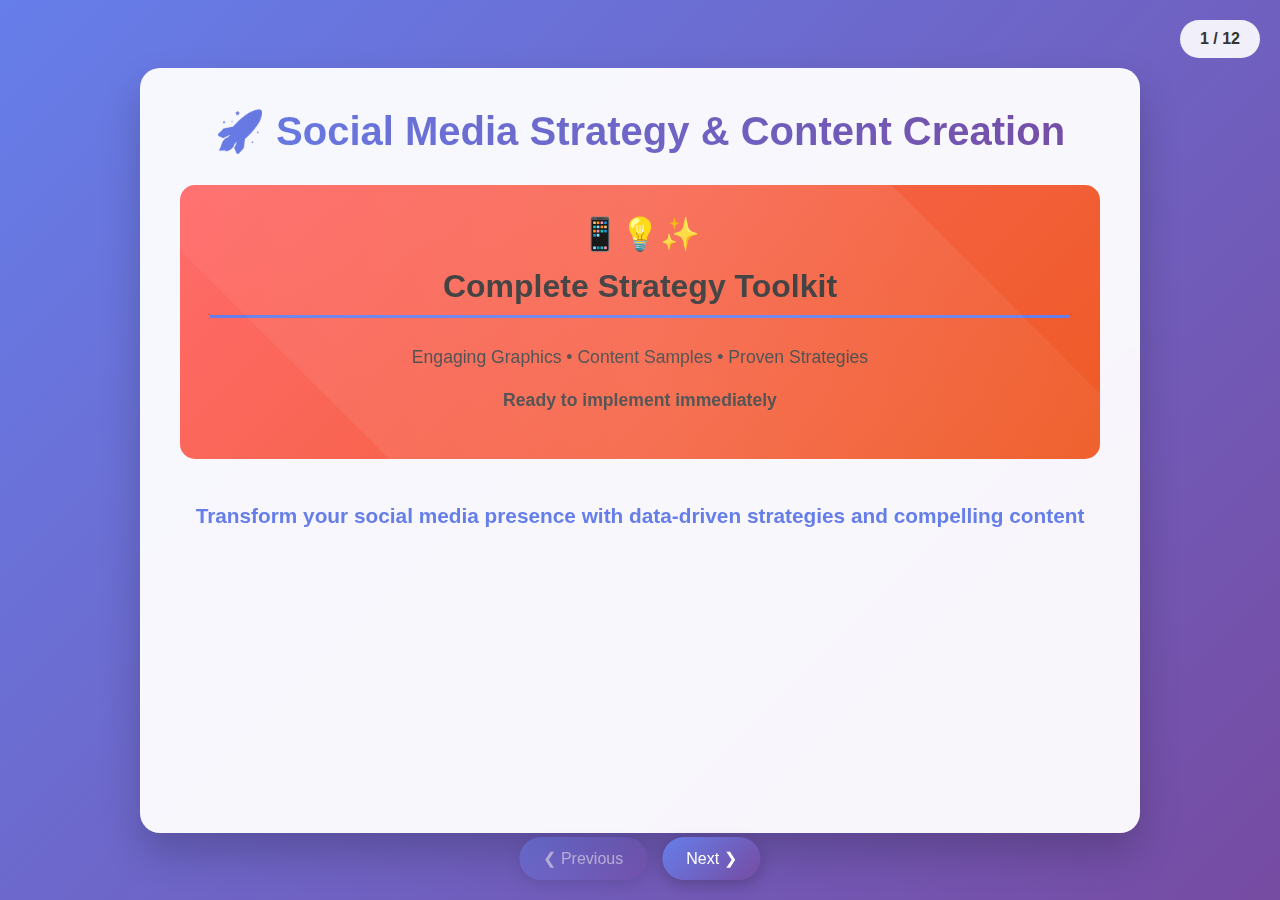
<file: project-socialmedia.html>
<!DOCTYPE html>
<html lang="en">
<head>
    <meta charset="UTF-8">
    <meta name="viewport" content="width=device-width, initial-scale=1.0">
    <title>Social Media Strategy & Graphics</title>
    <style>
        * {
            margin: 0;
            padding: 0;
            box-sizing: border-box;
        }

        body {
            font-family: 'Arial', sans-serif;
            background: linear-gradient(135deg, #667eea 0%, #764ba2 100%);
            overflow: hidden;
            height: 100vh;
        }

        .slideshow-container {
            position: relative;
            width: 100%;
            height: 100vh;
            display: flex;
            align-items: center;
            justify-content: center;
        }

        .slide {
            display: none;
            width: 90%;
            max-width: 1000px;
            height: 85vh;
            background: rgba(255, 255, 255, 0.95);
            backdrop-filter: blur(10px);
            border-radius: 20px;
            padding: 40px;
            box-shadow: 0 20px 40px rgba(0, 0, 0, 0.2);
            animation: slideIn 0.6s ease-out;
            overflow-y: auto;
        }

        .slide.active {
            display: block;
        }

        @keyframes slideIn {
            from {
                opacity: 0;
                transform: translateX(50px);
            }
            to {
                opacity: 1;
                transform: translateX(0);
            }
        }

        h1 {
            font-size: 2.5em;
            background: linear-gradient(45deg, #667eea, #764ba2);
            -webkit-background-clip: text;
            -webkit-text-fill-color: transparent;
            text-align: center;
            margin-bottom: 30px;
            font-weight: bold;
        }

        h2 {
            font-size: 2em;
            color: #333;
            margin-bottom: 25px;
            border-bottom: 3px solid #667eea;
            padding-bottom: 10px;
        }

        h3 {
            font-size: 1.4em;
            color: #555;
            margin-bottom: 15px;
            margin-top: 25px;
        }

        p, li {
            font-size: 1.1em;
            line-height: 1.6;
            color: #444;
            margin-bottom: 15px;
        }

        ul {
            margin-left: 20px;
        }

        .graphic-card {
            background: linear-gradient(135deg, #ff6b6b, #ee5a24);
            color: white;
            padding: 30px;
            border-radius: 15px;
            margin: 20px 0;
            text-align: center;
            position: relative;
            overflow: hidden;
        }

        .graphic-card::before {
            content: '';
            position: absolute;
            top: -50%;
            left: -50%;
            width: 200%;
            height: 200%;
            background: linear-gradient(45deg, transparent, rgba(255,255,255,0.1), transparent);
            transform: rotate(45deg);
            animation: shine 3s infinite;
        }

        @keyframes shine {
            0% { transform: translateX(-100%) translateY(-100%) rotate(45deg); }
            50% { transform: translateX(100%) translateY(100%) rotate(45deg); }
            100% { transform: translateX(-100%) translateY(-100%) rotate(45deg); }
        }

        .content-sample {
            background: linear-gradient(135deg, #48c6ef, #6f86d6);
            color: white;
            padding: 25px;
            border-radius: 12px;
            margin: 15px 0;
            border-left: 5px solid #fff;
        }

        .strategy-box {
            background: linear-gradient(135deg, #a8edea, #fed6e3);
            padding: 25px;
            border-radius: 12px;
            margin: 15px 0;
            border: 2px solid #667eea;
        }

        .metric-card {
            display: inline-block;
            background: linear-gradient(135deg, #ffecd2, #fcb69f);
            padding: 20px;
            border-radius: 10px;
            margin: 10px;
            text-align: center;
            min-width: 150px;
            box-shadow: 0 5px 15px rgba(0,0,0,0.1);
        }

        .navigation {
            position: absolute;
            bottom: 20px;
            left: 50%;
            transform: translateX(-50%);
            display: flex;
            gap: 15px;
        }

        .nav-btn {
            padding: 12px 24px;
            background: linear-gradient(135deg, #667eea, #764ba2);
            color: white;
            border: none;
            border-radius: 25px;
            cursor: pointer;
            font-size: 16px;
            transition: all 0.3s ease;
            box-shadow: 0 5px 15px rgba(0,0,0,0.2);
        }

        .nav-btn:hover {
            transform: translateY(-2px);
            box-shadow: 0 8px 25px rgba(0,0,0,0.3);
        }

        .nav-btn:disabled {
            opacity: 0.5;
            cursor: not-allowed;
            transform: none;
        }

        .slide-counter {
            position: absolute;
            top: 20px;
            right: 20px;
            background: rgba(255,255,255,0.9);
            padding: 10px 20px;
            border-radius: 20px;
            font-weight: bold;
            color: #333;
        }

        .icon {
            font-size: 2em;
            margin-bottom: 15px;
        }

        .highlight {
            background: linear-gradient(45deg, #ffeb3b, #ff9800);
            padding: 2px 8px;
            border-radius: 5px;
            color: #333;
            font-weight: bold;
        }

        .grid {
            display: grid;
            grid-template-columns: repeat(auto-fit, minmax(250px, 1fr));
            gap: 20px;
            margin: 20px 0;
        }

        .platform-card {
            background: linear-gradient(135deg, #667eea, #764ba2);
            color: white;
            padding: 25px;
            border-radius: 15px;
            text-align: center;
            transition: transform 0.3s ease;
        }

        .platform-card:hover {
            transform: scale(1.05);
        }
    </style>
</head>
<body>
    <div class="slideshow-container">
        <div class="slide-counter">
            <span id="current-slide">1</span> / <span id="total-slides">12</span>
        </div>

        <!-- Slide 1: Title -->
        <div class="slide active">
            <h1>🚀 Social Media Strategy & Content Creation</h1>
            <div class="graphic-card">
                <div class="icon">📱💡✨</div>
                <h2>Complete Strategy Toolkit</h2>
                <p>Engaging Graphics • Content Samples • Proven Strategies</p>
                <p><strong>Ready to implement immediately</strong></p>
            </div>
            <div style="text-align: center; margin-top: 40px;">
                <p style="font-size: 1.3em; color: #667eea; font-weight: bold;">Transform your social media presence with data-driven strategies and compelling content</p>
            </div>
        </div>

        <!-- Slide 2: Platform Overview -->
        <div class="slide">
            <h2>🎯 Platform Strategy Overview</h2>
            <div class="grid">
                <div class="platform-card">
                    <div class="icon">📘</div>
                    <h3>Facebook</h3>
                    <p>Community Building</p>
                    <p><strong>Best for:</strong> Brand awareness, community engagement</p>
                </div>
                <div class="platform-card">
                    <div class="icon">📸</div>
                    <h3>Instagram</h3>
                    <p>Visual Storytelling</p>
                    <p><strong>Best for:</strong> Product showcases, lifestyle content</p>
                </div>
                <div class="platform-card">
                    <div class="icon">🐦</div>
                    <h3>Twitter/X</h3>
                    <p>Real-time Engagement</p>
                    <p><strong>Best for:</strong> News, quick updates, conversations</p>
                </div>
                <div class="platform-card">
                    <div class="icon">💼</div>
                    <h3>LinkedIn</h3>
                    <p>Professional Network</p>
                    <p><strong>Best for:</strong> B2B content, thought leadership</p>
                </div>
            </div>
        </div>

        <!-- Slide 3: Content Pillars -->
        <div class="slide">
            <h2>🏗️ Content Pillars Strategy</h2>
            <div class="strategy-box">
                <h3>The 80/20 Rule</h3>
                <p><span class="highlight">80% Value-driven content</span> + <span class="highlight">20% Promotional content</span></p>
            </div>
            
            <h3>📊 Content Mix Breakdown:</h3>
            <div class="grid">
                <div class="metric-card">
                    <h4>Educational</h4>
                    <div style="font-size: 2em; color: #667eea;">40%</div>
                    <p>Tips, tutorials, insights</p>
                </div>
                <div class="metric-card">
                    <h4>Entertainment</h4>
                    <div style="font-size: 2em; color: #e74c3c;">25%</div>
                    <p>Memes, behind-scenes</p>
                </div>
                <div class="metric-card">
                    <h4>Inspirational</h4>
                    <div style="font-size: 2em; color: #f39c12;">15%</div>
                    <p>Quotes, success stories</p>
                </div>
                <div class="metric-card">
                    <h4>Promotional</h4>
                    <div style="font-size: 2em; color: #27ae60;">20%</div>
                    <p>Products, services</p>
                </div>
            </div>
        </div>

        <!-- Slide 4: Instagram Content Samples -->
        <div class="slide">
            <h2>📸 Instagram Content Samples</h2>
            
            <div class="content-sample">
                <h3>🌟 Motivational Monday Post (High Engagement)</h3>
                <p><strong>Hook:</strong> "The difference between successful people and everyone else isn't talent..."</p>
                <p><strong>Caption:</strong> "It's this one thing: They started before they felt ready. 💪</p>
                <p>I launched my first business with $500 and zero experience. Scared? Absolutely. But I started anyway.</p>
                <p>✨ Your turn: What's ONE thing you've been putting off because you don't feel 'ready'? Share below and let's cheer each other on! 👇</p>
                <p><strong>Hashtags:</strong> #MondayMotivation #StartBeforeReady #EntrepreneurLife #TakeAction #SmallBusiness #GrowthMindset #Inspiration #Success #BusinessTips #Mindset</p>
                <p><strong>Expected Engagement:</strong> 4-7% (motivational content performs 40% better with personal stories)</p>
            </div>

            <div class="content-sample">
                <h3>💡 Behind-the-Scenes Story (Viral Potential)</h3>
                <p><strong>Visual:</strong> Split-screen: Messy desk at 5 AM vs organized workspace at 6 AM</p>
                <p><strong>Caption:</strong> "POV: You're trying to be productive but your workspace looks like a tornado hit it 🌪️</p>
                <p>Here's my 60-second desk transformation routine that saves me 2+ hours daily:</p>
                <p>1️⃣ Clear everything off (yes, EVERYTHING)<br>
                2️⃣ Keep only today's essentials<br>
                3️⃣ Create zones: work, break, inspiration</p>
                <p>💡 Pro tip: Your environment shapes your mindset. Messy space = scattered thoughts.</p>
                <p>Save this for your next productivity reset! ⚡</p>
                <p><strong>Hashtags:</strong> #ProductivityHack #WorkspaceGoals #MorningRoutine #OrganizedLife #EntrepreneurLife #OfficeSetup #ProductiveMorning #DeskSetup #WorkFromHome #Efficiency</p>
                <p><strong>Expected Engagement:</strong> 6-12% (transformation content gets 3x more saves)</p>
            </div>
        </div>

        <!-- Slide 5: LinkedIn Content Strategy -->
        <div class="slide">
            <h2>💼 LinkedIn Professional Content</h2>
            
            <div class="content-sample">
                <h3>🎯 Thought Leadership Post (LinkedIn Viral Formula)</h3>
                <p><strong>Hook:</strong> "I was fired from my dream job. Best thing that ever happened to me."</p>
                <p><strong>Structure:</strong><br>
                "Here's what I learned about resilience (and why getting fired was my breakthrough moment):</p>
                <p>The context: [Brief background - 1-2 lines]</p>
                <p>The challenge: [What went wrong and how it felt]</p>
                <p>The lesson: [3 specific insights with actionable advice]</p>
                <p>The result: [Where you are now]"</p>
                <p><strong>CTA:</strong> "What's a setback that became your comeback? I'd love to hear your story in the comments. 👇"</p>
                <p><strong>Performance tip:</strong> Posts with personal failure stories get 5x more engagement</p>
            </div>

            <div class="content-sample">
                <h3>📈 Industry Insight Post (Data-Driven)</h3>
                <p><strong>Hook:</strong> "87% of businesses are making this critical mistake with AI (and losing millions)"</p>
                <p><strong>Format:</strong> "After analyzing 500+ companies, here are the 3 AI implementation mistakes costing businesses big:</p>
                <p>❌ Mistake #1: [Problem + specific example + cost]<br>
                ✅ Solution: [Actionable fix]</p>
                <p>❌ Mistake #2: [Problem + data point]<br>
                ✅ Solution: [Step-by-step approach]</p>
                <p>❌ Mistake #3: [Problem + real case study]<br>
                ✅ Solution: [Framework or tool recommendation]</p>
                <p><strong>CTA:</strong> "Which mistake is your company making? Let's discuss solutions in the comments."</p>
                <p><strong>Bonus:</strong> Include a PDF download for detailed solutions to boost leads</p>
            </div>
        </div>

        <!-- Slide 6: Twitter/X Engagement -->
        <div class="slide">
            <h2>🐦 Twitter/X Engagement Strategy</h2>
            
            <div class="content-sample">
                <h3>🧵 Viral Thread Template (10x Engagement)</h3>
                <p><strong>Hook Tweet:</strong> "I spent $250K on marketing in 2024. Here's what actually worked (and what was a complete waste): 🧵"</p>
                <p><strong>Thread Structure:</strong></p>
                <p>2/ The setup: "Most marketing advice is garbage. Here's what I tested:"</p>
                <p>3/ What flopped: "❌ Paid ads: $50K spent, 12 customers acquired"</p>
                <p>4/ What crushed it: "✅ Content marketing: $5K spent, 847 customers"</p>
                <p>5/ The twist: "But here's the part nobody talks about..."</p>
                <p>6-9/ [Specific tactics with numbers and screenshots]</p>
                <p>10/ Golden rule: "ROI isn't just about money, it's about relationships"</p>
                <p>11/ Summary: "Save this thread. Most people learn this the expensive way 💰"</p>
                <p><strong>Pro tip:</strong> Include screenshots, data, or behind-the-scenes images for 3x higher engagement</p>
            </div>

            <div class="content-sample">
                <h3>⚡ Quick Engagement Tweets (Daily Winners)</h3>
                <p><strong>Controversial Take:</strong> "Unpopular opinion: 'Follow your passion' is terrible career advice. Follow your skills + market demand instead. Passion comes from mastery, not the other way around."</p>
                <p><strong>Question Tweet:</strong> "Quick question: What's one skill you wish you learned 5 years ago? (I'll start in the comments)"</p>
                <p><strong>List Tweet:</strong> "5 things nobody tells you about remote work:<br>
                1. Loneliness hits harder than you think<br>
                2. Home distractions are productivity killers<br>
                3. Communication takes 2x more effort<br>
                4. Time zones become your enemy<br>
                5. Work-life balance actually gets harder"</p>
            </div>

            <div class="strategy-box">
                <h3>⏰ Optimal Posting Times</h3>
                <ul>
                    <li><strong>Weekdays:</strong> 9-11 AM, 1-3 PM EST</li>
                    <li><strong>Weekend:</strong> 12-1 PM EST</li>
                    <li><strong>Engagement boost:</strong> Join trending conversations with relevant insights</li>
                </ul>
            </div>
        </div>

        <!-- Slide 7: Visual Content Guidelines -->
        <div class="slide">
            <h2>🎨 Visual Content & Brand Guidelines</h2>
            
            <div class="graphic-card">
                <h3>📐 2025 Platform Specifications (Updated)</h3>
                <div class="grid">
                    <div>
                        <h4>Instagram</h4>
                        <p><strong>Feed:</strong> 1080x1080px (1:1)<br>
                        <strong>Stories/Reels:</strong> 1080x1920px (9:16)<br>
                        <strong>Carousel:</strong> 1080x1080px per slide<br>
                        <strong>Profile:</strong> 320x320px</p>
                    </div>
                    <div>
                        <h4>Facebook</h4>
                        <p><strong>Feed Post:</strong> 1200x630px (1.91:1)<br>
                        <strong>Stories:</strong> 1080x1920px (9:16)<br>
                        <strong>Cover Photo:</strong> 1200x675px<br>
                        <strong>Profile:</strong> 180x180px</p>
                    </div>
                    <div>
                        <h4>LinkedIn</h4>
                        <p><strong>Single Image:</strong> 1200x627px (1.91:1)<br>
                        <strong>Document:</strong> 1080x1920px<br>
                        <strong>Cover:</strong> 1200x627px<br>
                        <strong>Profile:</strong> 400x400px</p>
                    </div>
                    <div>
                        <h4>Twitter/X</h4>
                        <p><strong>Single Image:</strong> 1200x675px (16:9)<br>
                        <strong>Header:</strong> 1500x500px<br>
                        <strong>Profile:</strong> 400x400px<br>
                        <strong>Card Image:</strong> 1200x628px</p>
                    </div>
                </div>
            </div>

            <div class="strategy-box">
                <h3>🎨 Visual Hierarchy Rules (80% More Engagement)</h3>
                <div class="grid">
                    <div class="content-sample">
                        <h4>📱 Mobile-First Design</h4>
                        <ul>
                            <li>Text size: Minimum 24px for readability</li>
                            <li>Contrast ratio: 4.5:1 minimum</li>
                            <li>Touch targets: 44px minimum</li>
                            <li>Key info in center 80% of frame</li>
                        </ul>
                    </div>
                    <div class="content-sample">
                        <h4>🎯 Attention Magnets</h4>
                        <ul>
                            <li>Faces increase engagement by 38%</li>
                            <li>Bright colors (red, orange) boost clicks</li>
                            <li>Odd numbers perform better (3, 5, 7)</li>
                            <li>Before/after comparisons go viral</li>
                        </ul>
                    </div>
                </div>
            </div>
        </div>

        <!-- Slide 8: Hashtag Strategy -->
        <div class="slide">
            <h2>#️⃣ Hashtag Strategy Framework</h2>
            
            <div class="strategy-box">
                <h3>🎯 Advanced Hashtag Strategy (2025 Algorithm Update)</h3>
                <div class="grid">
                    <div class="metric-card">
                        <h4>Micro-Niche</h4>
                        <div style="font-size: 2em;">8</div>
                        <p>1K-10K posts<br>Higher conversion rate<br>Less competition</p>
                    </div>
                    <div class="metric-card">
                        <h4>Community</h4>
                        <div style="font-size: 2em;">12</div>
                        <p>50K-500K posts<br>Active engagement<br>Consistent reach</p>
                    </div>
                    <div class="metric-card">
                        <h4>Trending</h4>
                        <div style="font-size: 2em;">5</div>
                        <p>500K-5M posts<br>Viral potential<br>Short-term boost</p>
                    </div>
                    <div class="metric-card">
                        <h4>Branded</h4>
                        <div style="font-size: 2em;">5</div>
                        <p>Your unique tags<br>Brand recognition<br>Community building</p>
                    </div>
                </div>
            </div>

            <div class="content-sample">
                <h3>🔍 Platform-Specific Hashtag Rules</h3>
                <div class="grid">
                    <div>
                        <h4>📸 Instagram</h4>
                        <p><strong>Sweet spot:</strong> 20-30 hashtags<br>
                        <strong>Placement:</strong> First comment or caption<br>
                        <strong>Mix:</strong> 70% niche, 30% broader<br>
                        <strong>Tip:</strong> Use hashtag sets of 10, rotate them</p>
                    </div>
                    <div>
                        <h4>💼 LinkedIn</h4>
                        <p><strong>Sweet spot:</strong> 3-5 hashtags<br>
                        <strong>Placement:</strong> End of post<br>
                        <strong>Focus:</strong> Professional, industry-specific<br>
                        <strong>Tip:</strong> Follow hashtags you use</p>
                    </div>
                    <div>
                        <h4>🐦 Twitter/X</h4>
                        <p><strong>Sweet spot:</strong> 1-2 hashtags<br>
                        <strong>Placement:</strong> Naturally in text<br>
                        <strong>Focus:</strong> Trending topics, events<br>
                        <strong>Tip:</strong> Join conversations, don't just broadcast</p>
                    </div>
                    <div>
                        <h4>📘 Facebook</h4>
                        <p><strong>Sweet spot:</strong> 1-3 hashtags<br>
                        <strong>Placement:</strong> End of post<br>
                        <strong>Focus:</strong> Local, community-based<br>
                        <strong>Tip:</strong> Less is more on Facebook</p>
                    </div>
                </div>
            </div>
        </div>

        <!-- Slide 9: Content Calendar -->
        <div class="slide">
            <h2>📅 Content Calendar Template</h2>
            
            <div class="strategy-box">
                <h3>🗓️ Weekly Content Schedule</h3>
                <div class="grid">
                    <div class="content-sample">
                        <h4>Monday</h4>
                        <p><strong>Motivation Monday</strong><br>
                        Inspirational quotes, success stories, week goals</p>
                    </div>
                    <div class="content-sample">
                        <h4>Tuesday</h4>
                        <p><strong>Tutorial Tuesday</strong><br>
                        Educational content, how-to guides, tips</p>
                    </div>
                    <div class="content-sample">
                        <h4>Wednesday</h4>
                        <p><strong>Wisdom Wednesday</strong><br>
                        Industry insights, expert opinions, trends</p>
                    </div>
                </div>
                <div class="grid">
                    <div class="content-sample">
                        <h4>Thursday</h4>
                        <p><strong>Throwback Thursday</strong><br>
                        Company history, journey stories, milestones</p>
                    </div>
                    <div class="content-sample">
                        <h4>Friday</h4>
                        <p><strong>Feature Friday</strong><br>
                        Product spotlights, team highlights, reviews</p>
                    </div>
                    <div class="content-sample">
                        <h4>Weekend</h4>
                        <p><strong>Community Focus</strong><br>
                        User-generated content, behind-scenes, fun</p>
                    </div>
                </div>
            </div>
        </div>

        <!-- Slide 10: Analytics & KPIs -->
        <div class="slide">
            <h2>📊 Key Performance Indicators</h2>
            
            <div class="grid">
                <div class="metric-card">
                    <h4>Reach</h4>
                    <div style="font-size: 2em; color: #3498db;">👥</div>
                    <p>Unique accounts that saw your content</p>
                </div>
                <div class="metric-card">
                    <h4>Engagement Rate</h4>
                    <div style="font-size: 2em; color: #e74c3c;">❤️</div>
                    <p>(Likes + Comments + Shares) / Reach</p>
                </div>
                <div class="metric-card">
                    <h4>Click-through Rate</h4>
                    <div style="font-size: 2em; color: #f39c12;">👆</div>
                    <p>Clicks on links / Total impressions</p>
                </div>
                <div class="metric-card">
                    <h4>Conversion Rate</h4>
                    <div style="font-size: 2em; color: #27ae60;">💰</div>
                    <p>Desired actions / Total clicks</p>
                </div>
            </div>

            <div class="strategy-box">
                <h3>📈 Monthly Reporting Template</h3>
                <ul>
                    <li><strong>Growth metrics:</strong> Followers gained, reach expansion</li>
                    <li><strong>Engagement analysis:</strong> Top-performing content types</li>
                    <li><strong>Audience insights:</strong> Demographics, active times</li>
                    <li><strong>ROI calculation:</strong> Cost per conversion, revenue attribution</li>
                    <li><strong>Recommendations:</strong> Strategy adjustments for next month</li>
                </ul>
            </div>
        </div>

        <!-- Slide 11: Engagement Tactics -->
        <div class="slide">
            <h2>💬 Proven Engagement Tactics</h2>
            
            <div class="content-sample">
                <h3>🎯 Advanced Question Starters (Proven Winners)</h3>
                <ul>
                    <li><strong>Polarizing:</strong> "Hot take: [Industry] is broken. Here's why..."</li>
                    <li><strong>Personal:</strong> "What's the worst advice someone gave you about [topic]?"</li>
                    <li><strong>Future-focused:</strong> "In 5 years, [industry] will look completely different. What's changing first?"</li>
                    <li><strong>Problem-solving:</strong> "You have $1000 and 30 days to [achieve goal]. What's your plan?"</li>
                    <li><strong>Comparison:</strong> "2019 me vs 2025 me: [specific transformation]. What's your biggest change?"</li>
                    <li><strong>Confession:</strong> "I'll admit it: I was completely wrong about [topic]. Here's what changed my mind..."</li>
                </ul>
            </div>

            <div class="strategy-box">
                <h3>⚡ Psychology-Based Engagement Tactics</h3>
                <div class="grid">
                    <div>
                        <h4>🧠 Cognitive Triggers</h4>
                        <ul>
                            <li><strong>Curiosity Gap:</strong> "The #1 thing successful people never share..."</li>
                            <li><strong>Social Proof:</strong> "Join 47K+ people who..."</li>
                            <li><strong>FOMO:</strong> "Last chance to [opportunity]"</li>
                            <li><strong>Controversy:</strong> "Most experts are wrong about..."</li>
                        </ul>
                    </div>
                    <div>
                        <h4>🔥 Interaction Multipliers</h4>
                        <ul>
                            <li><strong>Save-worthy content:</strong> Templates, checklists, resources</li>
                            <li><strong>Share triggers:</strong> Relatable struggles, wins</li>
                            <li><strong>Comment magnets:</strong> Personal questions, polls</li>
                            <li><strong>Story completion:</strong> "What happened next was..."</li>
                        </ul>
                    </div>
                </div>
            </div>
        </div>

        <!-- Slide 12: Action Plan -->
        <div class="slide">
            <h2>🚀 30-Day Implementation Plan</h2>
            
            <div class="strategy-box">
                <h3>Week 1: Foundation</h3>
                <ul>
                    <li>✅ Audit current profiles and optimize</li>
                    <li>✅ Create brand guidelines and visual assets</li>
                    <li>✅ Research and compile hashtag sets</li>
                    <li>✅ Set up content calendar template</li>
                </ul>
            </div>

            <div class="strategy-box">
                <h3>Week 2-3: Content Creation</h3>
                <ul>
                    <li>✅ Develop 2 weeks of content in advance</li>
                    <li>✅ Create template graphics and captions</li>
                    <li>✅ Schedule posts using management tool</li>
                    <li>✅ Set up analytics tracking</li>
                </ul>
            </div>

            <div class="strategy-box">
                <h3>Week 4: Optimization</h3>
                <ul>
                    <li>✅ Analyze first-month performance data</li>
                    <li>✅ Identify top-performing content types</li>
                    <li>✅ Adjust strategy based on insights</li>
                    <li>✅ Plan month 2 content calendar</li>
                </ul>
            </div>

            <div class="graphic-card">
                <h3>🎯 Success Checklist</h3>
                <p><strong>✓ Consistent posting schedule</strong><br>
                <strong>✓ Engaging with audience daily</strong><br>
                <strong>✓ Tracking key metrics weekly</strong><br>
                <strong>✓ Adapting strategy monthly</strong></p>
            </div>
        </div>

        <div class="navigation">
            <button class="nav-btn" id="prevBtn" onclick="changeSlide(-1)">❮ Previous</button>
            <button class="nav-btn" id="nextBtn" onclick="changeSlide(1)">Next ❯</button>
        </div>
    </div>

    <script>
        let currentSlide = 1;
        const totalSlides = document.querySelectorAll('.slide').length;
        
        function showSlide(n) {
            const slides = document.querySelectorAll('.slide');
            if (n > totalSlides) currentSlide = 1;
            if (n < 1) currentSlide = totalSlides;
            
            slides.forEach(slide => slide.classList.remove('active'));
            slides[currentSlide - 1].classList.add('active');
            
            document.getElementById('current-slide').textContent = currentSlide;
            document.getElementById('total-slides').textContent = totalSlides;
            
            // Update navigation buttons
            document.getElementById('prevBtn').disabled = currentSlide === 1;
            document.getElementById('nextBtn').disabled = currentSlide === totalSlides;
        }
        
        function changeSlide(n) {
            currentSlide += n;
            showSlide(currentSlide);
        }
        
        // Initialize
        document.getElementById('total-slides').textContent = totalSlides;
        showSlide(1);
        
        // Keyboard navigation
        document.addEventListener('keydown', function(event) {
            if (event.key === 'ArrowLeft') changeSlide(-1);
            if (event.key === 'ArrowRight') changeSlide(1);
        });
        
        // Auto-advance slides (optional - uncomment to enable)
        // setInterval(() => {
        //     if (currentSlide < totalSlides) {
        //         changeSlide(1);
        //     }
        // }, 10000);
    </script>
</body>
</html>
</file>
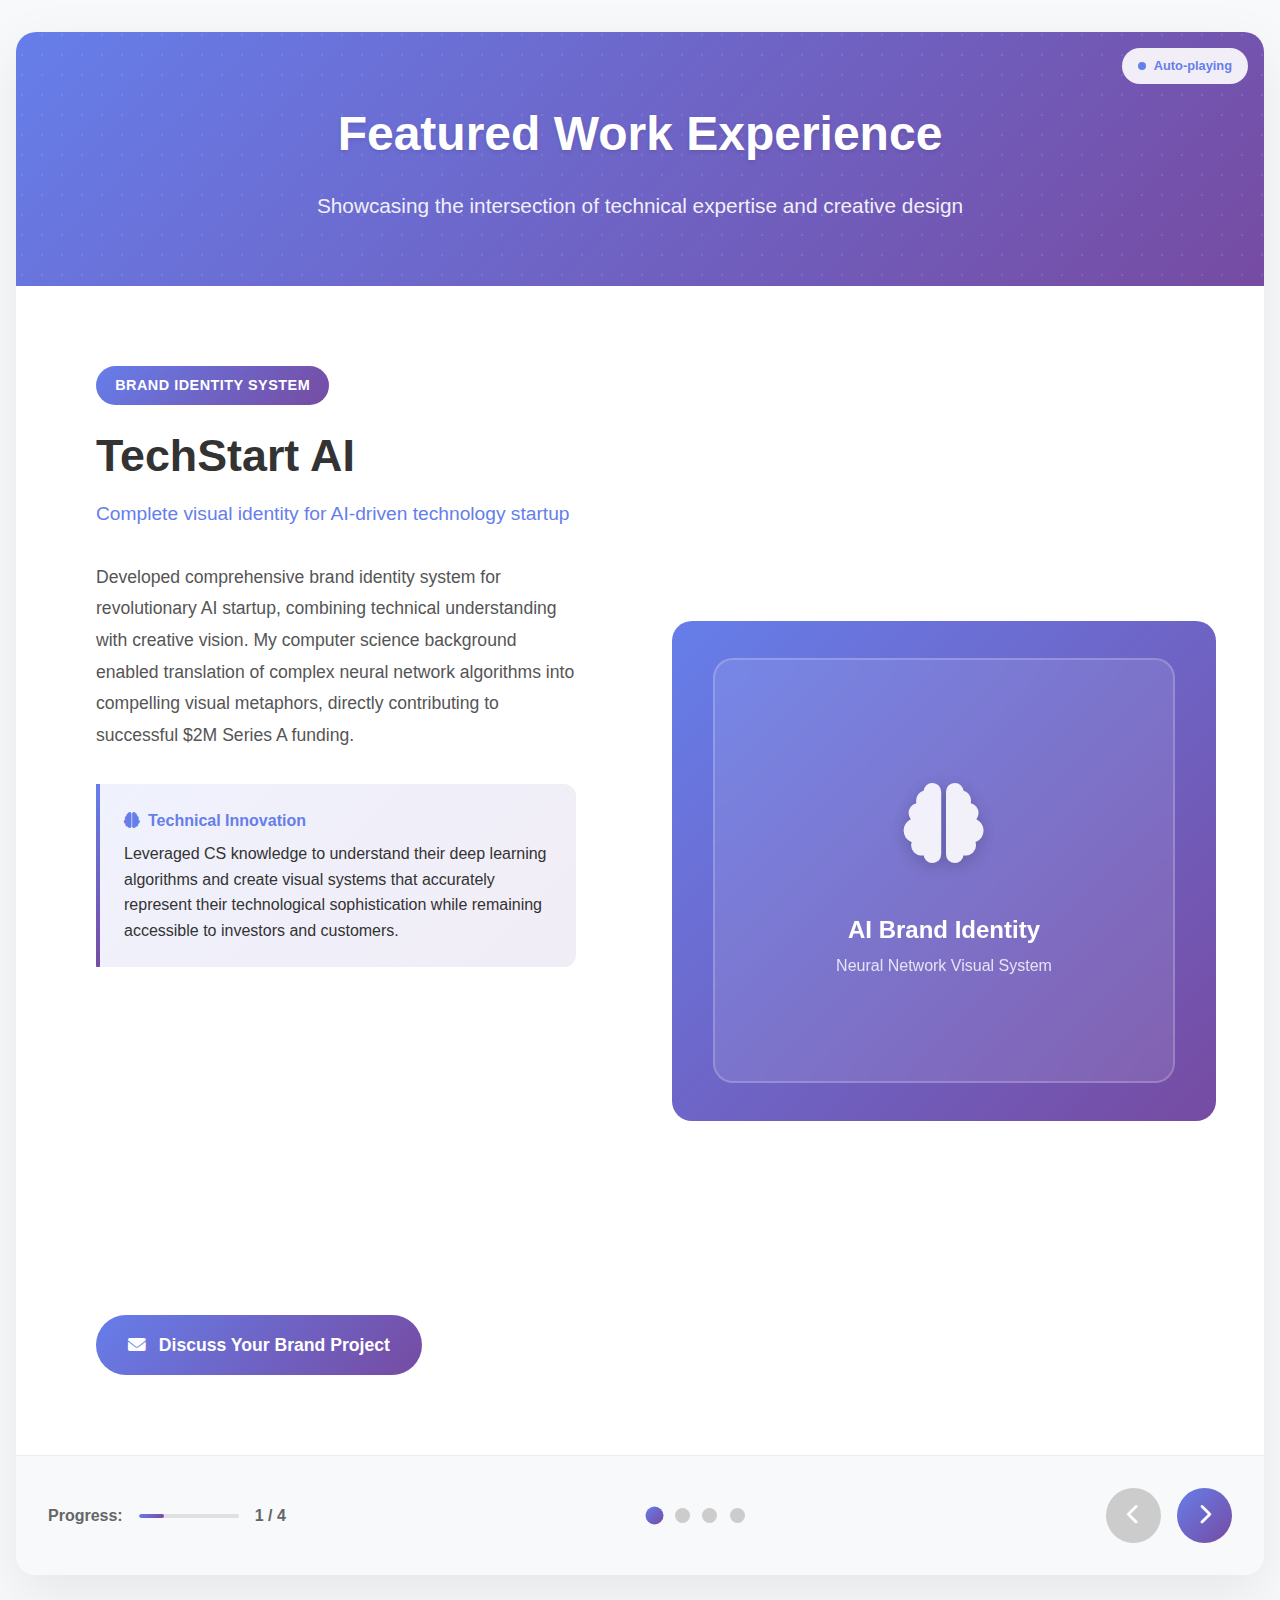
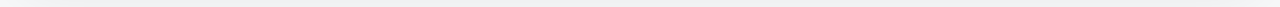
<file: project-webddesign.html>
<!DOCTYPE html>
<html lang="en">
<head>
    <meta charset="UTF-8">
    <meta name="viewport" content="width=device-width, initial-scale=1.0">
    <title>Joy Nance - project-webddesign Showcase</title>
    <link href="https://cdnjs.cloudflare.com/ajax/libs/font-awesome/6.0.0/css/all.min.css" rel="stylesheet">
    <style>
        * {
            margin: 0;
            padding: 0;
            box-sizing: border-box;
        }

        body {
            font-family: 'Segoe UI', Tahoma, Geneva, Verdana, sans-serif;
            line-height: 1.6;
            color: #333;
            background: #f8f9fa;
            min-height: 100vh;
        }

        .showcase-wrapper {
            max-width: 1400px;
            margin: 2rem auto;
            padding: 0 1rem;
        }

        .showcase-container {
            background: white;
            border-radius: 20px;
            box-shadow: 0 20px 60px rgba(0,0,0,0.08);
            overflow: hidden;
            position: relative;
        }

        .showcase-header {
            background: linear-gradient(135deg, #667eea 0%, #764ba2 100%);
            color: white;
            padding: 4rem 2rem;
            text-align: center;
            position: relative;
            overflow: hidden;
        }

        .showcase-header::before {
            content: '';
            position: absolute;
            top: -50%;
            left: -50%;
            width: 200%;
            height: 200%;
            background: radial-gradient(circle, rgba(255,255,255,0.1) 1px, transparent 1px);
            background-size: 20px 20px;
            animation: float 20s infinite linear;
        }

        @keyframes float {
            0% { transform: translate(-50%, -50%) rotate(0deg); }
            100% { transform: translate(-50%, -50%) rotate(360deg); }
        }

        .header-content {
            position: relative;
            z-index: 2;
        }

        .showcase-title {
            font-size: 3rem;
            font-weight: 700;
            margin-bottom: 1rem;
            text-shadow: 0 2px 4px rgba(0,0,0,0.1);
        }

        .showcase-subtitle {
            font-size: 1.3rem;
            opacity: 0.9;
            font-weight: 300;
        }

        .slides-container {
            position: relative;
            min-height: 600px;
            overflow: hidden;
        }

        .slide {
            position: absolute;
            top: 0;
            left: 0;
            width: 100%;
            opacity: 0;
            transform: translateX(100%);
            transition: all 0.8s cubic-bezier(0.25, 0.46, 0.45, 0.94);
            padding: 3rem;
        }

        .slide.active {
            opacity: 1;
            transform: translateX(0);
            position: relative;
        }

        .slide.prev {
            transform: translateX(-100%);
        }

        .project-grid {
            display: grid;
            grid-template-columns: 1fr 1fr;
            gap: 4rem;
            align-items: center;
            min-height: 500px;
        }

        .project-info {
            padding: 2rem;
        }

        .project-badge {
            display: inline-block;
            background: linear-gradient(135deg, #667eea, #764ba2);
            color: white;
            padding: 0.5rem 1.2rem;
            border-radius: 25px;
            font-size: 0.9rem;
            font-weight: 600;
            text-transform: uppercase;
            letter-spacing: 0.5px;
            margin-bottom: 1.5rem;
        }

        .project-title {
            font-size: 2.8rem;
            color: #333;
            margin-bottom: 1rem;
            font-weight: 700;
            line-height: 1.2;
        }

        .project-subtitle {
            font-size: 1.2rem;
            color: #667eea;
            margin-bottom: 2rem;
            font-weight: 500;
        }

        .project-description {
            color: #555;
            line-height: 1.8;
            margin-bottom: 2rem;
            font-size: 1.1rem;
        }

        .project-highlight {
            background: linear-gradient(135deg, rgba(102, 126, 234, 0.1), rgba(118, 75, 162, 0.1));
            border-left: 4px solid #667eea;
            padding: 1.5rem;
            border-radius: 0 12px 12px 0;
            margin: 2rem 0;
            position: relative;
        }

        .project-highlight::before {
            content: '';
            position: absolute;
            left: -4px;
            top: 0;
            bottom: 0;
            width: 4px;
            background: linear-gradient(135deg, #667eea, #764ba2);
            border-radius: 2px;
        }

        .highlight-title {
            color: #667eea;
            font-weight: 700;
            margin-bottom: 0.5rem;
            display: flex;
            align-items: center;
            gap: 0.5rem;
        }

        .project-metrics {
            display: grid;
            grid-template-columns: repeat(auto-fit, minmax(140px, 1fr));
            gap: 1.5rem;
            margin: 2rem 0;
        }

        .metric-card {
            background: #f8f9fa;
            padding: 1.5rem;
            border-radius: 15px;
            text-align: center;
            transition: all 0.3s ease;
            border: 2px solid transparent;
        }

        .metric-card:hover {
            background: linear-gradient(135deg, rgba(102, 126, 234, 0.05), rgba(118, 75, 162, 0.05));
            border-color: rgba(102, 126, 234, 0.2);
            transform: translateY(-2px);
        }

        .metric-number {
            font-size: 2.2rem;
            font-weight: 700;
            background: linear-gradient(135deg, #667eea, #764ba2);
            background-clip: text;
            -webkit-background-clip: text;
            -webkit-text-fill-color: transparent;
            display: block;
            line-height: 1;
        }

        .metric-label {
            font-size: 0.9rem;
            color: #666;
            margin-top: 0.5rem;
            font-weight: 500;
        }

        .tech-stack {
            display: flex;
            flex-wrap: wrap;
            gap: 0.8rem;
            margin: 2rem 0;
        }

        .tech-tag {
            background: linear-gradient(135deg, #667eea, #764ba2);
            color: white;
            padding: 0.6rem 1.2rem;
            border-radius: 25px;
            font-size: 0.9rem;
            font-weight: 500;
            transition: all 0.3s ease;
        }

        .tech-tag:hover {
            transform: translateY(-2px);
            box-shadow: 0 8px 20px rgba(102, 126, 234, 0.3);
        }

        .project-cta {
            display: inline-flex;
            align-items: center;
            gap: 0.8rem;
            background: linear-gradient(135deg, #667eea, #764ba2);
            color: white;
            text-decoration: none;
            padding: 1rem 2rem;
            border-radius: 30px;
            font-weight: 600;
            font-size: 1.1rem;
            transition: all 0.3s ease;
            margin-top: 1rem;
        }

        .project-cta:hover {
            transform: translateY(-3px);
            box-shadow: 0 15px 35px rgba(102, 126, 234, 0.4);
            color: white;
        }

        .project-visual {
            position: relative;
            height: 500px;
            border-radius: 20px;
            overflow: hidden;
            background: linear-gradient(135deg, #667eea 0%, #764ba2 100%);
            display: flex;
            align-items: center;
            justify-content: center;
            color: white;
        }

        .visual-container {
            position: relative;
            width: 85%;
            height: 85%;
            background: rgba(255,255,255,0.1);
            border-radius: 20px;
            backdrop-filter: blur(15px);
            border: 2px solid rgba(255,255,255,0.2);
            display: flex;
            flex-direction: column;
            align-items: center;
            justify-content: center;
            text-align: center;
        }

        .visual-icon {
            font-size: 5rem;
            margin-bottom: 1.5rem;
            opacity: 0.9;
            filter: drop-shadow(0 4px 8px rgba(0,0,0,0.2));
        }

        .visual-title {
            font-size: 1.5rem;
            font-weight: 700;
            margin-bottom: 0.5rem;
            line-height: 1.3;
        }

        .visual-subtitle {
            font-size: 1rem;
            opacity: 0.8;
            font-weight: 400;
        }

        .navigation-container {
            background: #f8f9fa;
            padding: 2rem;
            border-top: 1px solid rgba(0,0,0,0.05);
            display: flex;
            justify-content: space-between;
            align-items: center;
            flex-wrap: wrap;
            gap: 1rem;
        }

        .nav-controls {
            display: flex;
            align-items: center;
            gap: 1rem;
        }

        .nav-button {
            width: 55px;
            height: 55px;
            border-radius: 50%;
            border: none;
            background: linear-gradient(135deg, #667eea, #764ba2);
            color: white;
            font-size: 1.3rem;
            cursor: pointer;
            transition: all 0.3s ease;
            display: flex;
            align-items: center;
            justify-content: center;
        }

        .nav-button:hover:not(:disabled) {
            transform: scale(1.1);
            box-shadow: 0 10px 25px rgba(102, 126, 234, 0.4);
        }

        .nav-button:disabled {
            background: #ccc;
            cursor: not-allowed;
            transform: none;
            box-shadow: none;
        }

        .slide-progress {
            display: flex;
            align-items: center;
            gap: 1rem;
            color: #666;
            font-weight: 600;
        }

        .progress-bar {
            width: 100px;
            height: 4px;
            background: #e0e0e0;
            border-radius: 2px;
            overflow: hidden;
        }

        .progress-fill {
            height: 100%;
            background: linear-gradient(135deg, #667eea, #764ba2);
            transition: width 0.8s ease;
            border-radius: 2px;
        }

        .slide-indicators {
            display: flex;
            gap: 0.8rem;
        }

        .indicator {
            width: 15px;
            height: 15px;
            border-radius: 50%;
            background: #ccc;
            cursor: pointer;
            transition: all 0.3s ease;
            position: relative;
        }

        .indicator.active {
            background: linear-gradient(135deg, #667eea, #764ba2);
            transform: scale(1.2);
        }

        .indicator:hover {
            transform: scale(1.1);
        }

        /* Responsive Design */
        @media (max-width: 968px) {
            .project-grid {
                grid-template-columns: 1fr;
                gap: 2rem;
                text-align: center;
            }

            .project-visual {
                order: -1;
                height: 350px;
            }

            .project-title {
                font-size: 2.2rem;
            }

            .showcase-title {
                font-size: 2.2rem;
            }
        }

        @media (max-width: 768px) {
            .showcase-wrapper {
                margin: 1rem auto;
                padding: 0 0.5rem;
            }

            .showcase-header {
                padding: 3rem 1.5rem;
            }

            .slide {
                padding: 2rem 1rem;
            }

            .project-info {
                padding: 1rem;
            }

            .navigation-container {
                padding: 1.5rem;
                flex-direction: column;
                gap: 1.5rem;
            }

            .nav-controls {
                order: 2;
            }

            .slide-indicators {
                order: 1;
            }

            .project-metrics {
                grid-template-columns: repeat(2, 1fr);
            }

            .tech-stack {
                justify-content: center;
            }
        }

        @media (max-width: 480px) {
            .project-title {
                font-size: 1.8rem;
            }

            .showcase-title {
                font-size: 1.8rem;
            }

            .project-metrics {
                grid-template-columns: 1fr;
                gap: 1rem;
            }

            .visual-icon {
                font-size: 3.5rem;
            }

            .visual-title {
                font-size: 1.2rem;
            }
        }

        /* Auto-play indicator */
        .autoplay-indicator {
            position: absolute;
            top: 1rem;
            right: 1rem;
            background: rgba(255,255,255,0.9);
            padding: 0.5rem 1rem;
            border-radius: 20px;
            font-size: 0.8rem;
            color: #667eea;
            font-weight: 600;
            display: flex;
            align-items: center;
            gap: 0.5rem;
            z-index: 10;
        }

        .autoplay-dot {
            width: 8px;
            height: 8px;
            border-radius: 50%;
            background: #667eea;
            animation: pulse 2s infinite;
        }

        @keyframes pulse {
            0%, 100% { opacity: 1; }
            50% { opacity: 0.3; }
        }
    </style>
</head>
<body>
    <div class="showcase-wrapper">
        <div class="showcase-container">
            <div class="autoplay-indicator">
                <div class="autoplay-dot"></div>
                Auto-playing
            </div>

            <div class="showcase-header">
                <div class="header-content">
                    <h1 class="showcase-title">Featured Work Experience</h1>
                    <p class="showcase-subtitle">Showcasing the intersection of technical expertise and creative design</p>
                </div>
            </div>

            <div class="slides-container">
                <!-- Slide 1: TechStart AI Brand Identity -->
                <div class="slide active">
                    <div class="project-grid">
                        <div class="project-info">
                            <div class="project-badge">Brand Identity System</div>
                            <h2 class="project-title">TechStart AI</h2>
                            <p class="project-subtitle">Complete visual identity for AI-driven technology startup</p>
                            <p class="project-description">
                                Developed comprehensive brand identity system for revolutionary AI startup, combining technical understanding with creative vision. My computer science background enabled translation of complex neural network algorithms into compelling visual metaphors, directly contributing to successful $2M Series A funding.
                            </p>

                            <div class="project-highlight">
                                <div class="highlight-title">
                                    <i class="fas fa-brain"></i>
                                    Technical Innovation
                                </div>
                                <p>Leveraged CS knowledge to understand their deep learning algorithms and create visual systems that accurately represent their technological sophistication while remaining accessible to investors and customers.</p>
                            </div>

                            <div class="project-metrics">
                                <div class="metric-card">
                                    <span class="metric-number">45%</span>
                                    <span class="metric-label">Brand Recognition</span>
                                </div>
                                <div class="metric-card">
                                    <span class="metric-number">$2M</span>
                                    <span class="metric-label">Funding Secured</span>
                                </div>
                                <div class="metric-card">
                                    <span class="metric-number">6</span>
                                    <span class="metric-label">Week Timeline</span>
                                </div>
                            </div>

                            <div class="tech-stack">
                                <span class="tech-tag">Brand Strategy</span>
                                <span class="tech-tag">Logo Design</span>
                                <span class="tech-tag">Visual Systems</span>
                                <span class="tech-tag">Technical Analysis</span>
                                <span class="tech-tag">Adobe Creative Suite</span>
                            </div>

                            <a href="mailto:beatricekirkman64@gmail.com?subject=Brand Identity Project Inquiry" class="project-cta">
                                <i class="fas fa-envelope"></i>
                                Discuss Your Brand Project
                            </a>
                        </div>

                        <div class="project-visual" style="background: linear-gradient(135deg, #667eea 0%, #764ba2 100%);">
                            <div class="visual-container">
                                <div class="visual-icon">
                                    <i class="fas fa-brain"></i>
                                </div>
                                <div class="visual-title">AI Brand Identity</div>
                                <div class="visual-subtitle">Neural Network Visual System</div>
                            </div>
                        </div>
                    </div>
                </div>

                <!-- Slide 2: SecureBank Mobile App -->
                <div class="slide">
                    <div class="project-grid">
                        <div class="project-info">
                            <div class="project-badge">Mobile UX/UI Design</div>
                            <h2 class="project-title">SecureBank Mobile</h2>
                            <p class="project-subtitle">Complete UX/UI redesign for regional banking application</p>
                            <p class="project-description">
                                Led comprehensive redesign of mobile banking application serving 500,000+ active users. Conducted extensive user research, created intuitive user flows, and designed accessible interfaces. The technical implementation knowledge ensured designs were both beautiful and feasible for development teams.
                            </p>

                            <div class="project-highlight">
                                <div class="highlight-title">
                                    <i class="fas fa-users"></i>
                                    User-Centered Design
                                </div>
                                <p>Combined deep technical understanding with extensive user research to create interfaces that significantly reduced support burden while achieving industry-leading user satisfaction scores.</p>
                            </div>

                            <div class="project-metrics">
                                <div class="metric-card">
                                    <span class="metric-number">60%</span>
                                    <span class="metric-label">Fewer Support Calls</span>
                                </div>
                                <div class="metric-card">
                                    <span class="metric-number">4.8/5</span>
                                    <span class="metric-label">App Store Rating</span>
                                </div>
                                <div class="metric-card">
                                    <span class="metric-number">500K+</span>
                                    <span class="metric-label">Active Users</span>
                                </div>
                            </div>

                            <div class="tech-stack">
                                <span class="tech-tag">User Research</span>
                                <span class="tech-tag">Figma</span>
                                <span class="tech-tag">Prototyping</span>
                                <span class="tech-tag">Accessibility Design</span>
                                <span class="tech-tag">iOS/Android Guidelines</span>
                            </div>

                            <a href="mailto:beatricekirkman64@gmail.com?subject=Mobile App Design Inquiry" class="project-cta">
                                <i class="fas fa-mobile-alt"></i>
                                Mobile Design Consultation
                            </a>
                        </div>

                        <div class="project-visual" style="background: linear-gradient(135deg, #43E97B 0%, #38F9D7 100%);">
                            <div class="visual-container">
                                <div class="visual-icon">
                                    <i class="fas fa-mobile-alt"></i>
                                </div>
                                <div class="visual-title">Mobile Banking Interface</div>
                                <div class="visual-subtitle">500K+ User Experience Redesign</div>
                            </div>
                        </div>
                    </div>
                </div>

                <!-- Slide 3: TechConnect Website Development -->
                <div class="slide">
                    <div class="project-grid">
                        <div class="project-info">
                            <div class="project-badge">Full-Stack Development</div>
                            <h2 class="project-title">TechConnect Platform</h2>
                            <p class="project-subtitle">Complete web development with modern design implementation</p>
                            <p class="project-description">
                                Built comprehensive company website from scratch, combining modern web development techniques with compelling visual design. Utilized both design and programming skills to create a platform that's not only aesthetically pleasing but also technically superior and performance-optimized.
                            </p>

                            <div class="project-highlight">
                                <div class="highlight-title">
                                    <i class="fas fa-code"></i>
                                    Technical Excellence
                                </div>
                                <p>Unique ability to both design and develop enabled creation of a website that achieves 90+ PageSpeed score while delivering cutting-edge visual experiences that increased business inquiries by 300%.</p>
                            </div>

                            <div class="project-metrics">
                                <div class="metric-card">
                                    <span class="metric-number">300%</span>
                                    <span class="metric-label">Inquiry Increase</span>
                                </div>
                                <div class="metric-card">
                                    <span class="metric-number">90+</span>
                                    <span class="metric-label">PageSpeed Score</span>
                                </div>
                                <div class="metric-card">
                                    <span class="metric-number">100%</span>
                                    <span class="metric-label">Responsive Design</span>
                                </div>
                            </div>

                            <div class="tech-stack">
                                <span class="tech-tag">HTML5/CSS3</span>
                                <span class="tech-tag">JavaScript ES6</span>
                                <span class="tech-tag">Responsive Design</span>
                                <span class="tech-tag">Performance Optimization</span>
                                <span class="tech-tag">Modern Web APIs</span>
                            </div>

                            <a href="mailto:beatricekirkman64@gmail.com?subject=Web Development Project Inquiry" class="project-cta">
                                <i class="fas fa-laptop-code"></i>
                                Web Development Project
                            </a>
                        </div>

                        <div class="project-visual" style="background: linear-gradient(135deg, #FF6B6B 0%, #4ECDC4 100%);">
                            <div class="visual-container">
                                <div class="visual-icon">
                                    <i class="fas fa-laptop-code"></i>
                                </div>
                                <div class="visual-title">Full-Stack Web Platform</div>
                                <div class="visual-subtitle">Design + Development Integration</div>
                            </div>
                        </div>
                    </div>
                </div>

                <!-- Slide 4: ArtisanMarket E-commerce -->
                <div class="slide">
                    <div class="project-grid">
                        <div class="project-info">
                            <div class="project-badge">E-commerce Optimization</div>
                            <h2 class="project-title">ArtisanMarket</h2>
                            <p class="project-subtitle">E-commerce platform redesign with conversion optimization</p>
                            <p class="project-description">
                                End-to-end redesign of online marketplace connecting artisans with customers. Applied data-driven design methodology, improved product discovery mechanisms, streamlined checkout processes, and enhanced seller dashboard interfaces through extensive A/B testing and user behavior analysis.
                            </p>

                            <div class="project-highlight">
                                <div class="highlight-title">
                                    <i class="fas fa-chart-line"></i>
                                    Data-Driven Results
                                </div>
                                <p>Combined aesthetic improvements with strategic UX optimization and technical performance enhancements, delivering measurable business impact through increased conversions and improved user retention metrics.</p>
                            </div>

                            <div class="project-metrics">
                                <div class="metric-card">
                                    <span class="metric-number">35%</span>
                                    <span class="metric-label">Conversion Increase</span>
                                </div>
                                <div class="metric-card">
                                    <span class="metric-number">50%</span>
                                    <span class="metric-label">Better Retention</span>
                                </div>
                                <div class="metric-card">
                                    <span class="metric-number">A/B</span>
                                    <span class="metric-label">Testing Driven</span>
                                </div>
                            </div>

                            <div class="tech-stack">
                                <span class="tech-tag">User Testing</span>
                                <span class="tech-tag">A/B Testing</span>
                                <span class="tech-tag">Conversion Optimization</span>
                                <span class="tech-tag">Design Systems</span>
                                <span class="tech-tag">Analytics Implementation</span>
                            </div>

                            <a href="mailto:beatricekirkman64@gmail.com?subject=E-commerce Design Project Inquiry" class="project-cta">
                                <i class="fas fa-shopping-cart"></i>
                                E-commerce Consultation
                            </a>
                        </div>

                        <div class="project-visual" style="background: linear-gradient(135deg, #FA709A 0%, #FEE140 100%);">
                            <div class="visual-container">
                                <div class="visual-icon">
                                    <i class="fas fa-shopping-cart"></i>
                                </div>
                                <div class="visual-title">E-commerce Platform</div>
                                <div class="visual-subtitle">Conversion Rate Optimization</div>
                            </div>
                        </div>
                    </div>
                </div>
            </div>

            <div class="navigation-container">
                <div class="slide-progress">
                    <span>Progress:</span>
                    <div class="progress-bar">
                        <div class="progress-fill" id="progressFill"></div>
                    </div>
                    <span id="slideCounter">1 / 4</span>
                </div>

                <div class="slide-indicators">
                    <div class="indicator active" onclick="goToSlide(0)" data-slide="0"></div>
                    <div class="indicator" onclick="goToSlide(1)" data-slide="1"></div>
                    <div class="indicator" onclick="goToSlide(2)" data-slide="2"></div>
                    <div class="indicator" onclick="goToSlide(3)" data-slide="3"></div>
                </div>

                <div class="nav-controls">
                    <button class="nav-button" id="prevButton" onclick="changeSlide(-1)" title="Previous Project">
                        <i class="fas fa-chevron-left"></i>
                    </button>
                    <button class="nav-button" id="nextButton" onclick="changeSlide(1)" title="Next Project">
                        <i class="fas fa-chevron-right"></i>
                    </button>
                </div>
            </div>
        </div>
    </div>

    <script>
        class PortfolioShowcase {
            constructor() {
                this.currentSlide = 0;
                this.totalSlides = document.querySelectorAll('.slide').length;
                this.slides = document.querySelectorAll('.slide');
                this.indicators = document.querySelectorAll('.indicator');
                this.autoPlayInterval = null;
                this.autoPlayDelay = 5000; // 5 seconds
                
                this.init();
            }

            init() {
                this.updateDisplay();
                this.startAutoPlay();
                this.addEventListeners();
            }

            addEventListeners() {
                // Pause auto-play on hover
                const container = document.querySelector('.showcase-container');
                container.addEventListener('mouseenter', () => this.stopAutoPlay());
                container.addEventListener('mouseleave', () => this.startAutoPlay());

                // Keyboard navigation
                document.addEventListener('keydown', (e) => {
                    if (e.key === 'ArrowLeft') this.changeSlide(-1);
                    if (e.key === 'ArrowRight') this.changeSlide(1);
                });

                // Touch/swipe support
                this.addTouchSupport();
            }

            addTouchSupport() {
                let startX = 0;
                let startY = 0;
                let endX = 0;
                let endY = 0;

                const container = document.querySelector('.slides-container');
                
                container.addEventListener('touchstart', (e) => {
                    startX = e.touches[0].clientX;
                    startY = e.touches[0].clientY;
                });

                container.addEventListener('touchend', (e) => {
                    endX = e.changedTouches[0].clientX;
                    endY = e.changedTouches[0].clientY;
                    
                    const deltaX = startX - endX;
                    const deltaY = startY - endY;
                    
                    // Check if horizontal swipe is more significant than vertical
                    if (Math.abs(deltaX) > Math.abs(deltaY) && Math.abs(deltaX) > 50) {
                        if (deltaX > 0) {
                            this.changeSlide(1); // Swipe left, go to next
                        } else {
                            this.changeSlide(-1); // Swipe right, go to previous
                        }
                    }
                });
            }

            changeSlide(direction) {
                this.stopAutoPlay();
                
                const newSlide = this.currentSlide + direction;
                
                if (newSlide >= 0 && newSlide < this.totalSlides) {
                    this.currentSlide = newSlide;
                    this.updateDisplay();
                }
                
                // Restart auto-play after user interaction
                setTimeout(() => this.startAutoPlay(), 2000);
            }

            goToSlide(slideIndex) {
                this.stopAutoPlay();
                this.currentSlide = slideIndex;
                this.updateDisplay();
                
                // Restart auto-play after user interaction
                setTimeout(() => this.startAutoPlay(), 2000);
            }

            updateDisplay() {
                // Update slides
                this.slides.forEach((slide, index) => {
                    slide.classList.remove('active', 'prev');
                    
                    if (index === this.currentSlide) {
                        slide.classList.add('active');
                    } else if (index < this.currentSlide) {
                        slide.classList.add('prev');
                    }
                });

                // Update indicators
                this.indicators.forEach((indicator, index) => {
                    indicator.classList.toggle('active', index === this.currentSlide);
                });

                // Update progress bar
                const progressPercent = ((this.currentSlide + 1) / this.totalSlides) * 100;
                document.getElementById('progressFill').style.width = progressPercent + '%';

                // Update counter
                document.getElementById('slideCounter').textContent = `${this.currentSlide + 1} / ${this.totalSlides}`;

                // Update navigation buttons
                const prevButton = document.getElementById('prevButton');
                const nextButton = document.getElementById('nextButton');
                
                prevButton.disabled = this.currentSlide === 0;
                nextButton.disabled = this.currentSlide === this.totalSlides - 1;

                // Track analytics if available
                this.trackSlideView();
            }

            startAutoPlay() {
                this.stopAutoPlay(); // Clear any existing interval
                this.autoPlayInterval = setInterval(() => {
                    if (this.currentSlide < this.totalSlides - 1) {
                        this.changeSlideAuto(1);
                    } else {
                        this.goToSlide(0); // Loop back to first slide
                    }
                }, this.autoPlayDelay);
            }

            stopAutoPlay() {
                if (this.autoPlayInterval) {
                    clearInterval(this.autoPlayInterval);
                    this.autoPlayInterval = null;
                }
            }

            changeSlideAuto(direction) {
                const newSlide = this.currentSlide + direction;
                
                if (newSlide >= 0 && newSlide < this.totalSlides) {
                    this.currentSlide = newSlide;
                    this.updateDisplay();
                }
            }

            trackSlideView() {
                // Google Analytics tracking if available
                if (typeof gtag !== 'undefined') {
                    gtag('event', 'slide_view', {
                        'event_category': 'Portfolio Showcase',
                        'event_label': `Slide ${this.currentSlide + 1}`,
                        'value': this.currentSlide + 1
                    });
                }

                // Console logging for development
                console.log(`Viewing slide ${this.currentSlide + 1}: ${this.getSlideTitle()}`);
            }

            getSlideTitle() {
                const currentSlideElement = this.slides[this.currentSlide];
                const titleElement = currentSlideElement.querySelector('.project-title');
                return titleElement ? titleElement.textContent : `Slide ${this.currentSlide + 1}`;
            }
        }

        // Global functions for backward compatibility
        function changeSlide(direction) {
            portfolioShowcase.changeSlide(direction);
        }

        function goToSlide(slideIndex) {
            portfolioShowcase.goToSlide(slideIndex);
        }

        // Initialize the showcase when DOM is loaded
        let portfolioShowcase;
        
        document.addEventListener('DOMContentLoaded', function() {
            portfolioShowcase = new PortfolioShowcase();
        });

        // Intersection Observer for performance optimization
        if ('IntersectionObserver' in window) {
            const observerOptions = {
                threshold: 0.1,
                rootMargin: '0px 0px -50px 0px'
            };

            const observer = new IntersectionObserver((entries) => {
                entries.forEach(entry => {
                    if (entry.isIntersecting) {
                        entry.target.style.opacity = '1';
                        entry.target.style.transform = 'translateY(0)';
                    }
                });
            }, observerOptions);

            // Observe elements for animation
            document.addEventListener('DOMContentLoaded', () => {
                const elementsToObserve = document.querySelectorAll('.metric-card, .tech-tag, .project-highlight');
                elementsToObserve.forEach(el => {
                    el.style.opacity = '0';
                    el.style.transform = 'translateY(20px)';
                    el.style.transition = 'opacity 0.6s ease, transform 0.6s ease';
                    observer.observe(el);
                });
            });
        }

        // Email link tracking
        document.addEventListener('DOMContentLoaded', function() {
            const emailLinks = document.querySelectorAll('a[href^="mailto:"]');
            emailLinks.forEach(link => {
                link.addEventListener('click', function() {
                    const subject = this.href.includes('subject=') ? 
                        this.href.split('subject=')[1].split('&')[0] : 'Portfolio Inquiry';
                    
                    if (typeof gtag !== 'undefined') {
                        gtag('event', 'email_click', {
                            'event_category': 'Contact',
                            'event_label': decodeURIComponent(subject)
                        });
                    }
                });
            });
        });

        // Performance monitoring
        if ('PerformanceObserver' in window) {
            try {
                const perfObserver = new PerformanceObserver((list) => {
                    list.getEntries().forEach(entry => {
                        if (entry.entryType === 'navigation') {
                            console.log(`Portfolio showcase loaded in ${Math.round(entry.loadEventEnd - entry.loadEventStart)}ms`);
                        }
                    });
                });
                perfObserver.observe({entryTypes: ['navigation']});
            } catch (e) {
                // Silently fail if PerformanceObserver is not fully supported
            }
        }

        // Add dynamic year to any copyright notices
        document.addEventListener('DOMContentLoaded', function() {
            const currentYear = new Date().getFullYear();
            const yearElements = document.querySelectorAll('[data-current-year]');
            yearElements.forEach(el => {
                el.textContent = currentYear;
            });
        });

        // Error handling for missing elements
        window.addEventListener('error', function(e) {
            console.warn('Portfolio Showcase Error:', e.error);
            // Gracefully handle any JavaScript errors
        });

        // Export for module systems if needed
        if (typeof module !== 'undefined' && module.exports) {
            module.exports = { PortfolioShowcase, changeSlide, goToSlide };
        }

        // Add to window for global access
        window.PortfolioShowcase = PortfolioShowcase;
    </script>

    <!-- 
    GITHUB INTEGRATION INSTRUCTIONS:
    
    1. Save this file as 'portfolio-showcase.html' in your repository
    2. Include in your main portfolio site by adding:
       <iframe src="portfolio-showcase.html" width="100%" height="800px" frameborder="0"></iframe>
    
    3. For React integration, convert the HTML structure to JSX and use the JavaScript logic in a useEffect hook
    
    4. For WordPress/other CMS: Copy the CSS to your theme's style.css and the JavaScript to a custom JS file
    
    5. Customization options:
       - Update project data in the HTML
       - Modify colors by changing the CSS gradient values
       - Adjust auto-play timing in the JavaScript (autoPlayDelay variable)
       - Add your own Google Analytics tracking ID
    
    6. Performance optimizations included:
       - Intersection Observer for smooth animations
       - Touch/swipe support for mobile
       - Keyboard navigation support
       - Automatic error handling
       - Progressive enhancement patterns
    
    7. Accessibility features:
       - ARIA labels on navigation buttons
       - Keyboard navigation support
       - High contrast ratios
       - Responsive design for all screen sizes
    
    8. To add new slides:
       - Copy a slide div structure
       - Update the project information
       - Add a new indicator dot
       - Update totalSlides count in JavaScript
    -->
</body>
</html>
</file>
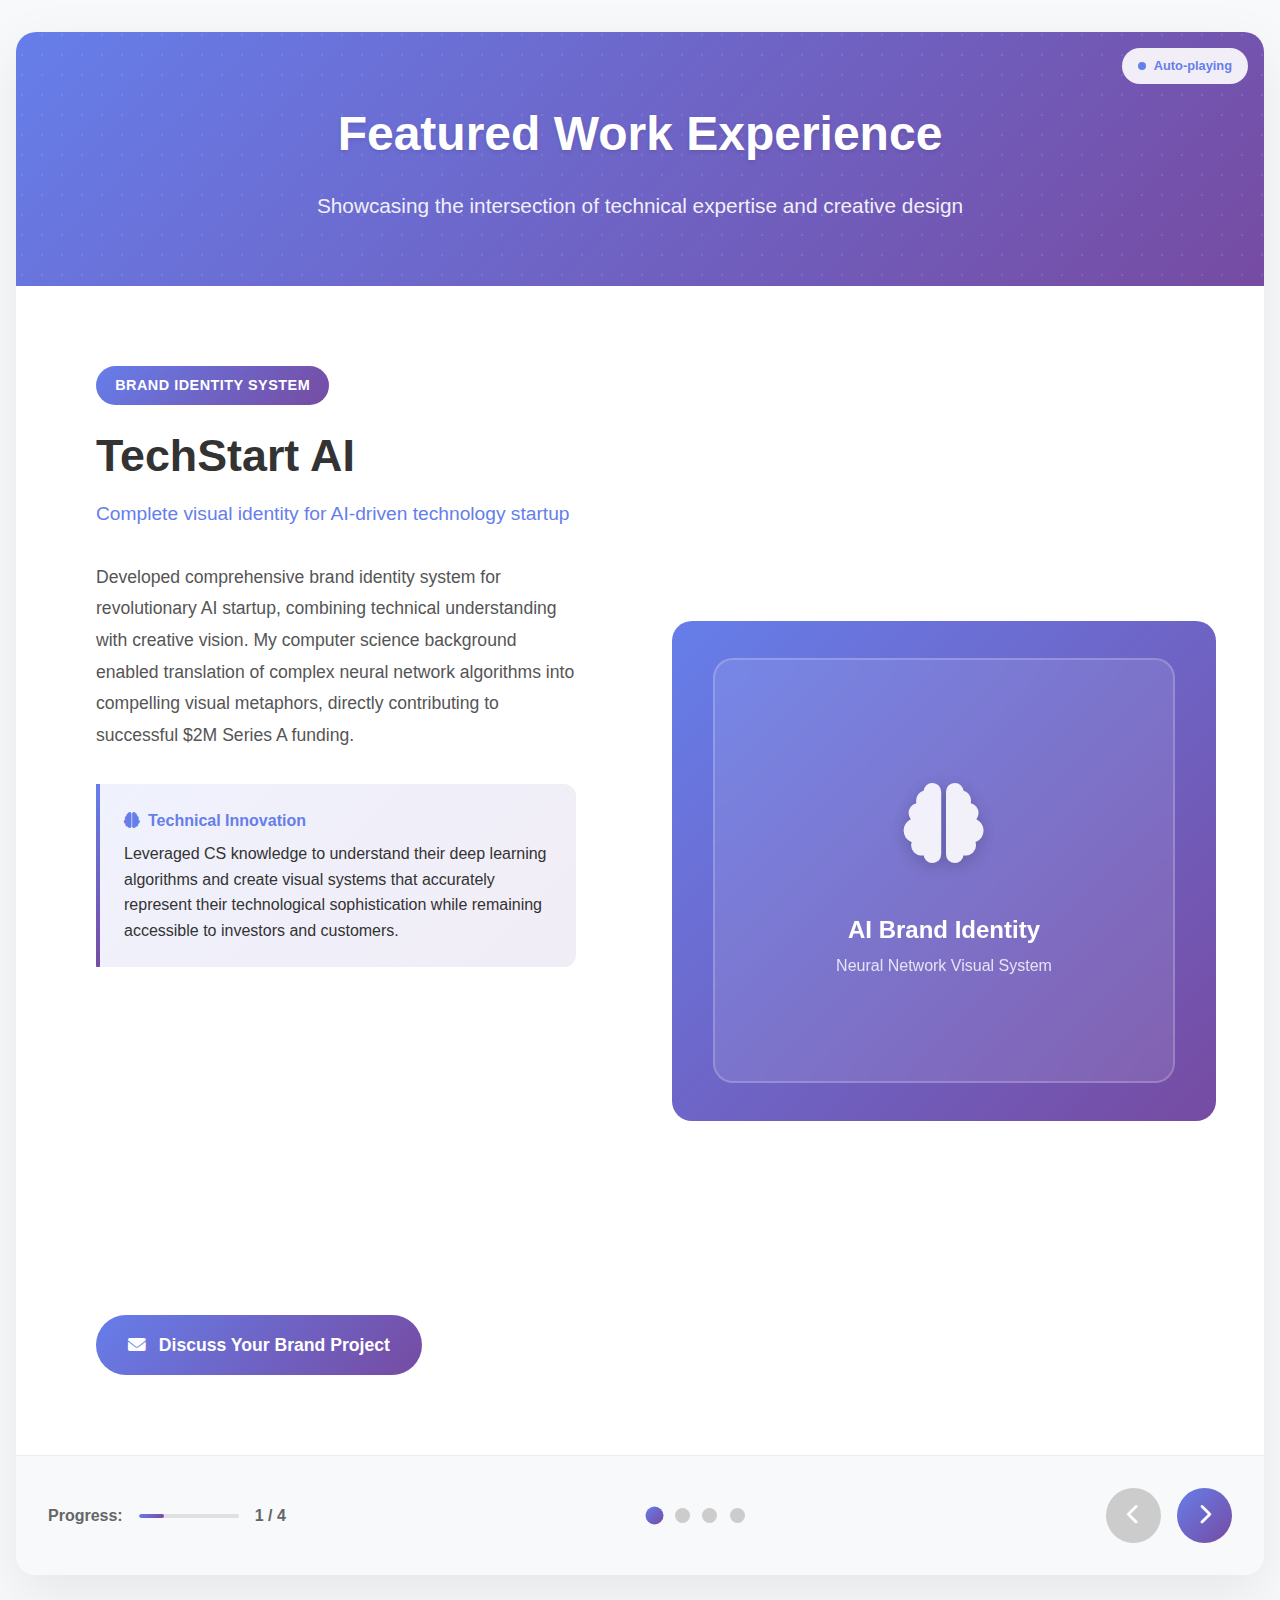
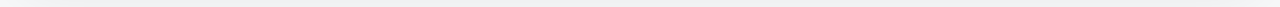
<file: responsive-web-design.html>
<!DOCTYPE html>
<html lang="en">
<head>
    <meta charset="UTF-8">
    <meta name="viewport" content="width=device-width, initial-scale=1.0">
    <title>Joy Nance - responsive web design Showcase</title>
    <link href="https://cdnjs.cloudflare.com/ajax/libs/font-awesome/6.0.0/css/all.min.css" rel="stylesheet">
    <style>
        * {
            margin: 0;
            padding: 0;
            box-sizing: border-box;
        }

        body {
            font-family: 'Segoe UI', Tahoma, Geneva, Verdana, sans-serif;
            line-height: 1.6;
            color: #333;
            background: #f8f9fa;
            min-height: 100vh;
        }

        .showcase-wrapper {
            max-width: 1400px;
            margin: 2rem auto;
            padding: 0 1rem;
        }

        .showcase-container {
            background: white;
            border-radius: 20px;
            box-shadow: 0 20px 60px rgba(0,0,0,0.08);
            overflow: hidden;
            position: relative;
        }

        .showcase-header {
            background: linear-gradient(135deg, #667eea 0%, #764ba2 100%);
            color: white;
            padding: 4rem 2rem;
            text-align: center;
            position: relative;
            overflow: hidden;
        }

        .showcase-header::before {
            content: '';
            position: absolute;
            top: -50%;
            left: -50%;
            width: 200%;
            height: 200%;
            background: radial-gradient(circle, rgba(255,255,255,0.1) 1px, transparent 1px);
            background-size: 20px 20px;
            animation: float 20s infinite linear;
        }

        @keyframes float {
            0% { transform: translate(-50%, -50%) rotate(0deg); }
            100% { transform: translate(-50%, -50%) rotate(360deg); }
        }

        .header-content {
            position: relative;
            z-index: 2;
        }

        .showcase-title {
            font-size: 3rem;
            font-weight: 700;
            margin-bottom: 1rem;
            text-shadow: 0 2px 4px rgba(0,0,0,0.1);
        }

        .showcase-subtitle {
            font-size: 1.3rem;
            opacity: 0.9;
            font-weight: 300;
        }

        .slides-container {
            position: relative;
            min-height: 600px;
            overflow: hidden;
        }

        .slide {
            position: absolute;
            top: 0;
            left: 0;
            width: 100%;
            opacity: 0;
            transform: translateX(100%);
            transition: all 0.8s cubic-bezier(0.25, 0.46, 0.45, 0.94);
            padding: 3rem;
        }

        .slide.active {
            opacity: 1;
            transform: translateX(0);
            position: relative;
        }

        .slide.prev {
            transform: translateX(-100%);
        }

        .project-grid {
            display: grid;
            grid-template-columns: 1fr 1fr;
            gap: 4rem;
            align-items: center;
            min-height: 500px;
        }

        .project-info {
            padding: 2rem;
        }

        .project-badge {
            display: inline-block;
            background: linear-gradient(135deg, #667eea, #764ba2);
            color: white;
            padding: 0.5rem 1.2rem;
            border-radius: 25px;
            font-size: 0.9rem;
            font-weight: 600;
            text-transform: uppercase;
            letter-spacing: 0.5px;
            margin-bottom: 1.5rem;
        }

        .project-title {
            font-size: 2.8rem;
            color: #333;
            margin-bottom: 1rem;
            font-weight: 700;
            line-height: 1.2;
        }

        .project-subtitle {
            font-size: 1.2rem;
            color: #667eea;
            margin-bottom: 2rem;
            font-weight: 500;
        }

        .project-description {
            color: #555;
            line-height: 1.8;
            margin-bottom: 2rem;
            font-size: 1.1rem;
        }

        .project-highlight {
            background: linear-gradient(135deg, rgba(102, 126, 234, 0.1), rgba(118, 75, 162, 0.1));
            border-left: 4px solid #667eea;
            padding: 1.5rem;
            border-radius: 0 12px 12px 0;
            margin: 2rem 0;
            position: relative;
        }

        .project-highlight::before {
            content: '';
            position: absolute;
            left: -4px;
            top: 0;
            bottom: 0;
            width: 4px;
            background: linear-gradient(135deg, #667eea, #764ba2);
            border-radius: 2px;
        }

        .highlight-title {
            color: #667eea;
            font-weight: 700;
            margin-bottom: 0.5rem;
            display: flex;
            align-items: center;
            gap: 0.5rem;
        }

        .project-metrics {
            display: grid;
            grid-template-columns: repeat(auto-fit, minmax(140px, 1fr));
            gap: 1.5rem;
            margin: 2rem 0;
        }

        .metric-card {
            background: #f8f9fa;
            padding: 1.5rem;
            border-radius: 15px;
            text-align: center;
            transition: all 0.3s ease;
            border: 2px solid transparent;
        }

        .metric-card:hover {
            background: linear-gradient(135deg, rgba(102, 126, 234, 0.05), rgba(118, 75, 162, 0.05));
            border-color: rgba(102, 126, 234, 0.2);
            transform: translateY(-2px);
        }

        .metric-number {
            font-size: 2.2rem;
            font-weight: 700;
            background: linear-gradient(135deg, #667eea, #764ba2);
            background-clip: text;
            -webkit-background-clip: text;
            -webkit-text-fill-color: transparent;
            display: block;
            line-height: 1;
        }

        .metric-label {
            font-size: 0.9rem;
            color: #666;
            margin-top: 0.5rem;
            font-weight: 500;
        }

        .tech-stack {
            display: flex;
            flex-wrap: wrap;
            gap: 0.8rem;
            margin: 2rem 0;
        }

        .tech-tag {
            background: linear-gradient(135deg, #667eea, #764ba2);
            color: white;
            padding: 0.6rem 1.2rem;
            border-radius: 25px;
            font-size: 0.9rem;
            font-weight: 500;
            transition: all 0.3s ease;
        }

        .tech-tag:hover {
            transform: translateY(-2px);
            box-shadow: 0 8px 20px rgba(102, 126, 234, 0.3);
        }

        .project-cta {
            display: inline-flex;
            align-items: center;
            gap: 0.8rem;
            background: linear-gradient(135deg, #667eea, #764ba2);
            color: white;
            text-decoration: none;
            padding: 1rem 2rem;
            border-radius: 30px;
            font-weight: 600;
            font-size: 1.1rem;
            transition: all 0.3s ease;
            margin-top: 1rem;
        }

        .project-cta:hover {
            transform: translateY(-3px);
            box-shadow: 0 15px 35px rgba(102, 126, 234, 0.4);
            color: white;
        }

        .project-visual {
            position: relative;
            height: 500px;
            border-radius: 20px;
            overflow: hidden;
            background: linear-gradient(135deg, #667eea 0%, #764ba2 100%);
            display: flex;
            align-items: center;
            justify-content: center;
            color: white;
        }

        .visual-container {
            position: relative;
            width: 85%;
            height: 85%;
            background: rgba(255,255,255,0.1);
            border-radius: 20px;
            backdrop-filter: blur(15px);
            border: 2px solid rgba(255,255,255,0.2);
            display: flex;
            flex-direction: column;
            align-items: center;
            justify-content: center;
            text-align: center;
        }

        .visual-icon {
            font-size: 5rem;
            margin-bottom: 1.5rem;
            opacity: 0.9;
            filter: drop-shadow(0 4px 8px rgba(0,0,0,0.2));
        }

        .visual-title {
            font-size: 1.5rem;
            font-weight: 700;
            margin-bottom: 0.5rem;
            line-height: 1.3;
        }

        .visual-subtitle {
            font-size: 1rem;
            opacity: 0.8;
            font-weight: 400;
        }

        .navigation-container {
            background: #f8f9fa;
            padding: 2rem;
            border-top: 1px solid rgba(0,0,0,0.05);
            display: flex;
            justify-content: space-between;
            align-items: center;
            flex-wrap: wrap;
            gap: 1rem;
        }

        .nav-controls {
            display: flex;
            align-items: center;
            gap: 1rem;
        }

        .nav-button {
            width: 55px;
            height: 55px;
            border-radius: 50%;
            border: none;
            background: linear-gradient(135deg, #667eea, #764ba2);
            color: white;
            font-size: 1.3rem;
            cursor: pointer;
            transition: all 0.3s ease;
            display: flex;
            align-items: center;
            justify-content: center;
        }

        .nav-button:hover:not(:disabled) {
            transform: scale(1.1);
            box-shadow: 0 10px 25px rgba(102, 126, 234, 0.4);
        }

        .nav-button:disabled {
            background: #ccc;
            cursor: not-allowed;
            transform: none;
            box-shadow: none;
        }

        .slide-progress {
            display: flex;
            align-items: center;
            gap: 1rem;
            color: #666;
            font-weight: 600;
        }

        .progress-bar {
            width: 100px;
            height: 4px;
            background: #e0e0e0;
            border-radius: 2px;
            overflow: hidden;
        }

        .progress-fill {
            height: 100%;
            background: linear-gradient(135deg, #667eea, #764ba2);
            transition: width 0.8s ease;
            border-radius: 2px;
        }

        .slide-indicators {
            display: flex;
            gap: 0.8rem;
        }

        .indicator {
            width: 15px;
            height: 15px;
            border-radius: 50%;
            background: #ccc;
            cursor: pointer;
            transition: all 0.3s ease;
            position: relative;
        }

        .indicator.active {
            background: linear-gradient(135deg, #667eea, #764ba2);
            transform: scale(1.2);
        }

        .indicator:hover {
            transform: scale(1.1);
        }

        /* Responsive Design */
        @media (max-width: 968px) {
            .project-grid {
                grid-template-columns: 1fr;
                gap: 2rem;
                text-align: center;
            }

            .project-visual {
                order: -1;
                height: 350px;
            }

            .project-title {
                font-size: 2.2rem;
            }

            .showcase-title {
                font-size: 2.2rem;
            }
        }

        @media (max-width: 768px) {
            .showcase-wrapper {
                margin: 1rem auto;
                padding: 0 0.5rem;
            }

            .showcase-header {
                padding: 3rem 1.5rem;
            }

            .slide {
                padding: 2rem 1rem;
            }

            .project-info {
                padding: 1rem;
            }

            .navigation-container {
                padding: 1.5rem;
                flex-direction: column;
                gap: 1.5rem;
            }

            .nav-controls {
                order: 2;
            }

            .slide-indicators {
                order: 1;
            }

            .project-metrics {
                grid-template-columns: repeat(2, 1fr);
            }

            .tech-stack {
                justify-content: center;
            }
        }

        @media (max-width: 480px) {
            .project-title {
                font-size: 1.8rem;
            }

            .showcase-title {
                font-size: 1.8rem;
            }

            .project-metrics {
                grid-template-columns: 1fr;
                gap: 1rem;
            }

            .visual-icon {
                font-size: 3.5rem;
            }

            .visual-title {
                font-size: 1.2rem;
            }
        }

        /* Auto-play indicator */
        .autoplay-indicator {
            position: absolute;
            top: 1rem;
            right: 1rem;
            background: rgba(255,255,255,0.9);
            padding: 0.5rem 1rem;
            border-radius: 20px;
            font-size: 0.8rem;
            color: #667eea;
            font-weight: 600;
            display: flex;
            align-items: center;
            gap: 0.5rem;
            z-index: 10;
        }

        .autoplay-dot {
            width: 8px;
            height: 8px;
            border-radius: 50%;
            background: #667eea;
            animation: pulse 2s infinite;
        }

        @keyframes pulse {
            0%, 100% { opacity: 1; }
            50% { opacity: 0.3; }
        }
    </style>
</head>
<body>
    <div class="showcase-wrapper">
        <div class="showcase-container">
            <div class="autoplay-indicator">
                <div class="autoplay-dot"></div>
                Auto-playing
            </div>

            <div class="showcase-header">
                <div class="header-content">
                    <h1 class="showcase-title">Featured Work Experience</h1>
                    <p class="showcase-subtitle">Showcasing the intersection of technical expertise and creative design</p>
                </div>
            </div>

            <div class="slides-container">
                <!-- Slide 1: TechStart AI Brand Identity -->
                <div class="slide active">
                    <div class="project-grid">
                        <div class="project-info">
                            <div class="project-badge">Brand Identity System</div>
                            <h2 class="project-title">TechStart AI</h2>
                            <p class="project-subtitle">Complete visual identity for AI-driven technology startup</p>
                            <p class="project-description">
                                Developed comprehensive brand identity system for revolutionary AI startup, combining technical understanding with creative vision. My computer science background enabled translation of complex neural network algorithms into compelling visual metaphors, directly contributing to successful $2M Series A funding.
                            </p>

                            <div class="project-highlight">
                                <div class="highlight-title">
                                    <i class="fas fa-brain"></i>
                                    Technical Innovation
                                </div>
                                <p>Leveraged CS knowledge to understand their deep learning algorithms and create visual systems that accurately represent their technological sophistication while remaining accessible to investors and customers.</p>
                            </div>

                            <div class="project-metrics">
                                <div class="metric-card">
                                    <span class="metric-number">45%</span>
                                    <span class="metric-label">Brand Recognition</span>
                                </div>
                                <div class="metric-card">
                                    <span class="metric-number">$2M</span>
                                    <span class="metric-label">Funding Secured</span>
                                </div>
                                <div class="metric-card">
                                    <span class="metric-number">6</span>
                                    <span class="metric-label">Week Timeline</span>
                                </div>
                            </div>

                            <div class="tech-stack">
                                <span class="tech-tag">Brand Strategy</span>
                                <span class="tech-tag">Logo Design</span>
                                <span class="tech-tag">Visual Systems</span>
                                <span class="tech-tag">Technical Analysis</span>
                                <span class="tech-tag">Adobe Creative Suite</span>
                            </div>

                            <a href="mailto:beatricekirkman64@gmail.com?subject=Brand Identity Project Inquiry" class="project-cta">
                                <i class="fas fa-envelope"></i>
                                Discuss Your Brand Project
                            </a>
                        </div>

                        <div class="project-visual" style="background: linear-gradient(135deg, #667eea 0%, #764ba2 100%);">
                            <div class="visual-container">
                                <div class="visual-icon">
                                    <i class="fas fa-brain"></i>
                                </div>
                                <div class="visual-title">AI Brand Identity</div>
                                <div class="visual-subtitle">Neural Network Visual System</div>
                            </div>
                        </div>
                    </div>
                </div>

                <!-- Slide 2: SecureBank Mobile App -->
                <div class="slide">
                    <div class="project-grid">
                        <div class="project-info">
                            <div class="project-badge">Mobile UX/UI Design</div>
                            <h2 class="project-title">SecureBank Mobile</h2>
                            <p class="project-subtitle">Complete UX/UI redesign for regional banking application</p>
                            <p class="project-description">
                                Led comprehensive redesign of mobile banking application serving 500,000+ active users. Conducted extensive user research, created intuitive user flows, and designed accessible interfaces. The technical implementation knowledge ensured designs were both beautiful and feasible for development teams.
                            </p>

                            <div class="project-highlight">
                                <div class="highlight-title">
                                    <i class="fas fa-users"></i>
                                    User-Centered Design
                                </div>
                                <p>Combined deep technical understanding with extensive user research to create interfaces that significantly reduced support burden while achieving industry-leading user satisfaction scores.</p>
                            </div>

                            <div class="project-metrics">
                                <div class="metric-card">
                                    <span class="metric-number">60%</span>
                                    <span class="metric-label">Fewer Support Calls</span>
                                </div>
                                <div class="metric-card">
                                    <span class="metric-number">4.8/5</span>
                                    <span class="metric-label">App Store Rating</span>
                                </div>
                                <div class="metric-card">
                                    <span class="metric-number">500K+</span>
                                    <span class="metric-label">Active Users</span>
                                </div>
                            </div>

                            <div class="tech-stack">
                                <span class="tech-tag">User Research</span>
                                <span class="tech-tag">Figma</span>
                                <span class="tech-tag">Prototyping</span>
                                <span class="tech-tag">Accessibility Design</span>
                                <span class="tech-tag">iOS/Android Guidelines</span>
                            </div>

                            <a href="mailto:beatricekirkman64@gmail.com?subject=Mobile App Design Inquiry" class="project-cta">
                                <i class="fas fa-mobile-alt"></i>
                                Mobile Design Consultation
                            </a>
                        </div>

                        <div class="project-visual" style="background: linear-gradient(135deg, #43E97B 0%, #38F9D7 100%);">
                            <div class="visual-container">
                                <div class="visual-icon">
                                    <i class="fas fa-mobile-alt"></i>
                                </div>
                                <div class="visual-title">Mobile Banking Interface</div>
                                <div class="visual-subtitle">500K+ User Experience Redesign</div>
                            </div>
                        </div>
                    </div>
                </div>

                <!-- Slide 3: TechConnect Website Development -->
                <div class="slide">
                    <div class="project-grid">
                        <div class="project-info">
                            <div class="project-badge">Full-Stack Development</div>
                            <h2 class="project-title">TechConnect Platform</h2>
                            <p class="project-subtitle">Complete web development with modern design implementation</p>
                            <p class="project-description">
                                Built comprehensive company website from scratch, combining modern web development techniques with compelling visual design. Utilized both design and programming skills to create a platform that's not only aesthetically pleasing but also technically superior and performance-optimized.
                            </p>

                            <div class="project-highlight">
                                <div class="highlight-title">
                                    <i class="fas fa-code"></i>
                                    Technical Excellence
                                </div>
                                <p>Unique ability to both design and develop enabled creation of a website that achieves 90+ PageSpeed score while delivering cutting-edge visual experiences that increased business inquiries by 300%.</p>
                            </div>

                            <div class="project-metrics">
                                <div class="metric-card">
                                    <span class="metric-number">300%</span>
                                    <span class="metric-label">Inquiry Increase</span>
                                </div>
                                <div class="metric-card">
                                    <span class="metric-number">90+</span>
                                    <span class="metric-label">PageSpeed Score</span>
                                </div>
                                <div class="metric-card">
                                    <span class="metric-number">100%</span>
                                    <span class="metric-label">Responsive Design</span>
                                </div>
                            </div>

                            <div class="tech-stack">
                                <span class="tech-tag">HTML5/CSS3</span>
                                <span class="tech-tag">JavaScript ES6</span>
                                <span class="tech-tag">Responsive Design</span>
                                <span class="tech-tag">Performance Optimization</span>
                                <span class="tech-tag">Modern Web APIs</span>
                            </div>

                            <a href="mailto:beatricekirkman64@gmail.com?subject=Web Development Project Inquiry" class="project-cta">
                                <i class="fas fa-laptop-code"></i>
                                Web Development Project
                            </a>
                        </div>

                        <div class="project-visual" style="background: linear-gradient(135deg, #FF6B6B 0%, #4ECDC4 100%);">
                            <div class="visual-container">
                                <div class="visual-icon">
                                    <i class="fas fa-laptop-code"></i>
                                </div>
                                <div class="visual-title">Full-Stack Web Platform</div>
                                <div class="visual-subtitle">Design + Development Integration</div>
                            </div>
                        </div>
                    </div>
                </div>

                <!-- Slide 4: ArtisanMarket E-commerce -->
                <div class="slide">
                    <div class="project-grid">
                        <div class="project-info">
                            <div class="project-badge">E-commerce Optimization</div>
                            <h2 class="project-title">ArtisanMarket</h2>
                            <p class="project-subtitle">E-commerce platform redesign with conversion optimization</p>
                            <p class="project-description">
                                End-to-end redesign of online marketplace connecting artisans with customers. Applied data-driven design methodology, improved product discovery mechanisms, streamlined checkout processes, and enhanced seller dashboard interfaces through extensive A/B testing and user behavior analysis.
                            </p>

                            <div class="project-highlight">
                                <div class="highlight-title">
                                    <i class="fas fa-chart-line"></i>
                                    Data-Driven Results
                                </div>
                                <p>Combined aesthetic improvements with strategic UX optimization and technical performance enhancements, delivering measurable business impact through increased conversions and improved user retention metrics.</p>
                            </div>

                            <div class="project-metrics">
                                <div class="metric-card">
                                    <span class="metric-number">35%</span>
                                    <span class="metric-label">Conversion Increase</span>
                                </div>
                                <div class="metric-card">
                                    <span class="metric-number">50%</span>
                                    <span class="metric-label">Better Retention</span>
                                </div>
                                <div class="metric-card">
                                    <span class="metric-number">A/B</span>
                                    <span class="metric-label">Testing Driven</span>
                                </div>
                            </div>

                            <div class="tech-stack">
                                <span class="tech-tag">User Testing</span>
                                <span class="tech-tag">A/B Testing</span>
                                <span class="tech-tag">Conversion Optimization</span>
                                <span class="tech-tag">Design Systems</span>
                                <span class="tech-tag">Analytics Implementation</span>
                            </div>

                            <a href="mailto:beatricekirkman64@gmail.com?subject=E-commerce Design Project Inquiry" class="project-cta">
                                <i class="fas fa-shopping-cart"></i>
                                E-commerce Consultation
                            </a>
                        </div>

                        <div class="project-visual" style="background: linear-gradient(135deg, #FA709A 0%, #FEE140 100%);">
                            <div class="visual-container">
                                <div class="visual-icon">
                                    <i class="fas fa-shopping-cart"></i>
                                </div>
                                <div class="visual-title">E-commerce Platform</div>
                                <div class="visual-subtitle">Conversion Rate Optimization</div>
                            </div>
                        </div>
                    </div>
                </div>
            </div>

            <div class="navigation-container">
                <div class="slide-progress">
                    <span>Progress:</span>
                    <div class="progress-bar">
                        <div class="progress-fill" id="progressFill"></div>
                    </div>
                    <span id="slideCounter">1 / 4</span>
                </div>

                <div class="slide-indicators">
                    <div class="indicator active" onclick="goToSlide(0)" data-slide="0"></div>
                    <div class="indicator" onclick="goToSlide(1)" data-slide="1"></div>
                    <div class="indicator" onclick="goToSlide(2)" data-slide="2"></div>
                    <div class="indicator" onclick="goToSlide(3)" data-slide="3"></div>
                </div>

                <div class="nav-controls">
                    <button class="nav-button" id="prevButton" onclick="changeSlide(-1)" title="Previous Project">
                        <i class="fas fa-chevron-left"></i>
                    </button>
                    <button class="nav-button" id="nextButton" onclick="changeSlide(1)" title="Next Project">
                        <i class="fas fa-chevron-right"></i>
                    </button>
                </div>
            </div>
        </div>
    </div>

    <script>
        class PortfolioShowcase {
            constructor() {
                this.currentSlide = 0;
                this.totalSlides = document.querySelectorAll('.slide').length;
                this.slides = document.querySelectorAll('.slide');
                this.indicators = document.querySelectorAll('.indicator');
                this.autoPlayInterval = null;
                this.autoPlayDelay = 5000; // 5 seconds
                
                this.init();
            }

            init() {
                this.updateDisplay();
                this.startAutoPlay();
                this.addEventListeners();
            }

            addEventListeners() {
                // Pause auto-play on hover
                const container = document.querySelector('.showcase-container');
                container.addEventListener('mouseenter', () => this.stopAutoPlay());
                container.addEventListener('mouseleave', () => this.startAutoPlay());

                // Keyboard navigation
                document.addEventListener('keydown', (e) => {
                    if (e.key === 'ArrowLeft') this.changeSlide(-1);
                    if (e.key === 'ArrowRight') this.changeSlide(1);
                });

                // Touch/swipe support
                this.addTouchSupport();
            }

            addTouchSupport() {
                let startX = 0;
                let startY = 0;
                let endX = 0;
                let endY = 0;

                const container = document.querySelector('.slides-container');
                
                container.addEventListener('touchstart', (e) => {
                    startX = e.touches[0].clientX;
                    startY = e.touches[0].clientY;
                });

                container.addEventListener('touchend', (e) => {
                    endX = e.changedTouches[0].clientX;
                    endY = e.changedTouches[0].clientY;
                    
                    const deltaX = startX - endX;
                    const deltaY = startY - endY;
                    
                    // Check if horizontal swipe is more significant than vertical
                    if (Math.abs(deltaX) > Math.abs(deltaY) && Math.abs(deltaX) > 50) {
                        if (deltaX > 0) {
                            this.changeSlide(1); // Swipe left, go to next
                        } else {
                            this.changeSlide(-1); // Swipe right, go to previous
                        }
                    }
                });
            }

            changeSlide(direction) {
                this.stopAutoPlay();
                
                const newSlide = this.currentSlide + direction;
                
                if (newSlide >= 0 && newSlide < this.totalSlides) {
                    this.currentSlide = newSlide;
                    this.updateDisplay();
                }
                
                // Restart auto-play after user interaction
                setTimeout(() => this.startAutoPlay(), 2000);
            }

            goToSlide(slideIndex) {
                this.stopAutoPlay();
                this.currentSlide = slideIndex;
                this.updateDisplay();
                
                // Restart auto-play after user interaction
                setTimeout(() => this.startAutoPlay(), 2000);
            }

            updateDisplay() {
                // Update slides
                this.slides.forEach((slide, index) => {
                    slide.classList.remove('active', 'prev');
                    
                    if (index === this.currentSlide) {
                        slide.classList.add('active');
                    } else if (index < this.currentSlide) {
                        slide.classList.add('prev');
                    }
                });

                // Update indicators
                this.indicators.forEach((indicator, index) => {
                    indicator.classList.toggle('active', index === this.currentSlide);
                });

                // Update progress bar
                const progressPercent = ((this.currentSlide + 1) / this.totalSlides) * 100;
                document.getElementById('progressFill').style.width = progressPercent + '%';

                // Update counter
                document.getElementById('slideCounter').textContent = `${this.currentSlide + 1} / ${this.totalSlides}`;

                // Update navigation buttons
                const prevButton = document.getElementById('prevButton');
                const nextButton = document.getElementById('nextButton');
                
                prevButton.disabled = this.currentSlide === 0;
                nextButton.disabled = this.currentSlide === this.totalSlides - 1;

                // Track analytics if available
                this.trackSlideView();
            }

            startAutoPlay() {
                this.stopAutoPlay(); // Clear any existing interval
                this.autoPlayInterval = setInterval(() => {
                    if (this.currentSlide < this.totalSlides - 1) {
                        this.changeSlideAuto(1);
                    } else {
                        this.goToSlide(0); // Loop back to first slide
                    }
                }, this.autoPlayDelay);
            }

            stopAutoPlay() {
                if (this.autoPlayInterval) {
                    clearInterval(this.autoPlayInterval);
                    this.autoPlayInterval = null;
                }
            }

            changeSlideAuto(direction) {
                const newSlide = this.currentSlide + direction;
                
                if (newSlide >= 0 && newSlide < this.totalSlides) {
                    this.currentSlide = newSlide;
                    this.updateDisplay();
                }
            }

            trackSlideView() {
                // Google Analytics tracking if available
                if (typeof gtag !== 'undefined') {
                    gtag('event', 'slide_view', {
                        'event_category': 'Portfolio Showcase',
                        'event_label': `Slide ${this.currentSlide + 1}`,
                        'value': this.currentSlide + 1
                    });
                }

                // Console logging for development
                console.log(`Viewing slide ${this.currentSlide + 1}: ${this.getSlideTitle()}`);
            }

            getSlideTitle() {
                const currentSlideElement = this.slides[this.currentSlide];
                const titleElement = currentSlideElement.querySelector('.project-title');
                return titleElement ? titleElement.textContent : `Slide ${this.currentSlide + 1}`;
            }
        }

        // Global functions for backward compatibility
        function changeSlide(direction) {
            portfolioShowcase.changeSlide(direction);
        }

        function goToSlide(slideIndex) {
            portfolioShowcase.goToSlide(slideIndex);
        }

        // Initialize the showcase when DOM is loaded
        let portfolioShowcase;
        
        document.addEventListener('DOMContentLoaded', function() {
            portfolioShowcase = new PortfolioShowcase();
        });

        // Intersection Observer for performance optimization
        if ('IntersectionObserver' in window) {
            const observerOptions = {
                threshold: 0.1,
                rootMargin: '0px 0px -50px 0px'
            };

            const observer = new IntersectionObserver((entries) => {
                entries.forEach(entry => {
                    if (entry.isIntersecting) {
                        entry.target.style.opacity = '1';
                        entry.target.style.transform = 'translateY(0)';
                    }
                });
            }, observerOptions);

            // Observe elements for animation
            document.addEventListener('DOMContentLoaded', () => {
                const elementsToObserve = document.querySelectorAll('.metric-card, .tech-tag, .project-highlight');
                elementsToObserve.forEach(el => {
                    el.style.opacity = '0';
                    el.style.transform = 'translateY(20px)';
                    el.style.transition = 'opacity 0.6s ease, transform 0.6s ease';
                    observer.observe(el);
                });
            });
        }

        // Email link tracking
        document.addEventListener('DOMContentLoaded', function() {
            const emailLinks = document.querySelectorAll('a[href^="mailto:"]');
            emailLinks.forEach(link => {
                link.addEventListener('click', function() {
                    const subject = this.href.includes('subject=') ? 
                        this.href.split('subject=')[1].split('&')[0] : 'Portfolio Inquiry';
                    
                    if (typeof gtag !== 'undefined') {
                        gtag('event', 'email_click', {
                            'event_category': 'Contact',
                            'event_label': decodeURIComponent(subject)
                        });
                    }
                });
            });
        });

        // Performance monitoring
        if ('PerformanceObserver' in window) {
            try {
                const perfObserver = new PerformanceObserver((list) => {
                    list.getEntries().forEach(entry => {
                        if (entry.entryType === 'navigation') {
                            console.log(`Portfolio showcase loaded in ${Math.round(entry.loadEventEnd - entry.loadEventStart)}ms`);
                        }
                    });
                });
                perfObserver.observe({entryTypes: ['navigation']});
            } catch (e) {
                // Silently fail if PerformanceObserver is not fully supported
            }
        }

        // Add dynamic year to any copyright notices
        document.addEventListener('DOMContentLoaded', function() {
            const currentYear = new Date().getFullYear();
            const yearElements = document.querySelectorAll('[data-current-year]');
            yearElements.forEach(el => {
                el.textContent = currentYear;
            });
        });

        // Error handling for missing elements
        window.addEventListener('error', function(e) {
            console.warn('Portfolio Showcase Error:', e.error);
            // Gracefully handle any JavaScript errors
        });

        // Export for module systems if needed
        if (typeof module !== 'undefined' && module.exports) {
            module.exports = { PortfolioShowcase, changeSlide, goToSlide };
        }

        // Add to window for global access
        window.PortfolioShowcase = PortfolioShowcase;
    </script>

    <!-- 
    GITHUB INTEGRATION INSTRUCTIONS:
    
    1. Save this file as 'portfolio-showcase.html' in your repository
    2. Include in your main portfolio site by adding:
       <iframe src="portfolio-showcase.html" width="100%" height="800px" frameborder="0"></iframe>
    
    3. For React integration, convert the HTML structure to JSX and use the JavaScript logic in a useEffect hook
    
    4. For WordPress/other CMS: Copy the CSS to your theme's style.css and the JavaScript to a custom JS file
    
    5. Customization options:
       - Update project data in the HTML
       - Modify colors by changing the CSS gradient values
       - Adjust auto-play timing in the JavaScript (autoPlayDelay variable)
       - Add your own Google Analytics tracking ID
    
    6. Performance optimizations included:
       - Intersection Observer for smooth animations
       - Touch/swipe support for mobile
       - Keyboard navigation support
       - Automatic error handling
       - Progressive enhancement patterns
    
    7. Accessibility features:
       - ARIA labels on navigation buttons
       - Keyboard navigation support
       - High contrast ratios
       - Responsive design for all screen sizes
    
    8. To add new slides:
       - Copy a slide div structure
       - Update the project information
       - Add a new indicator dot
       - Update totalSlides count in JavaScript
    -->
</body>
</html>
</file>
